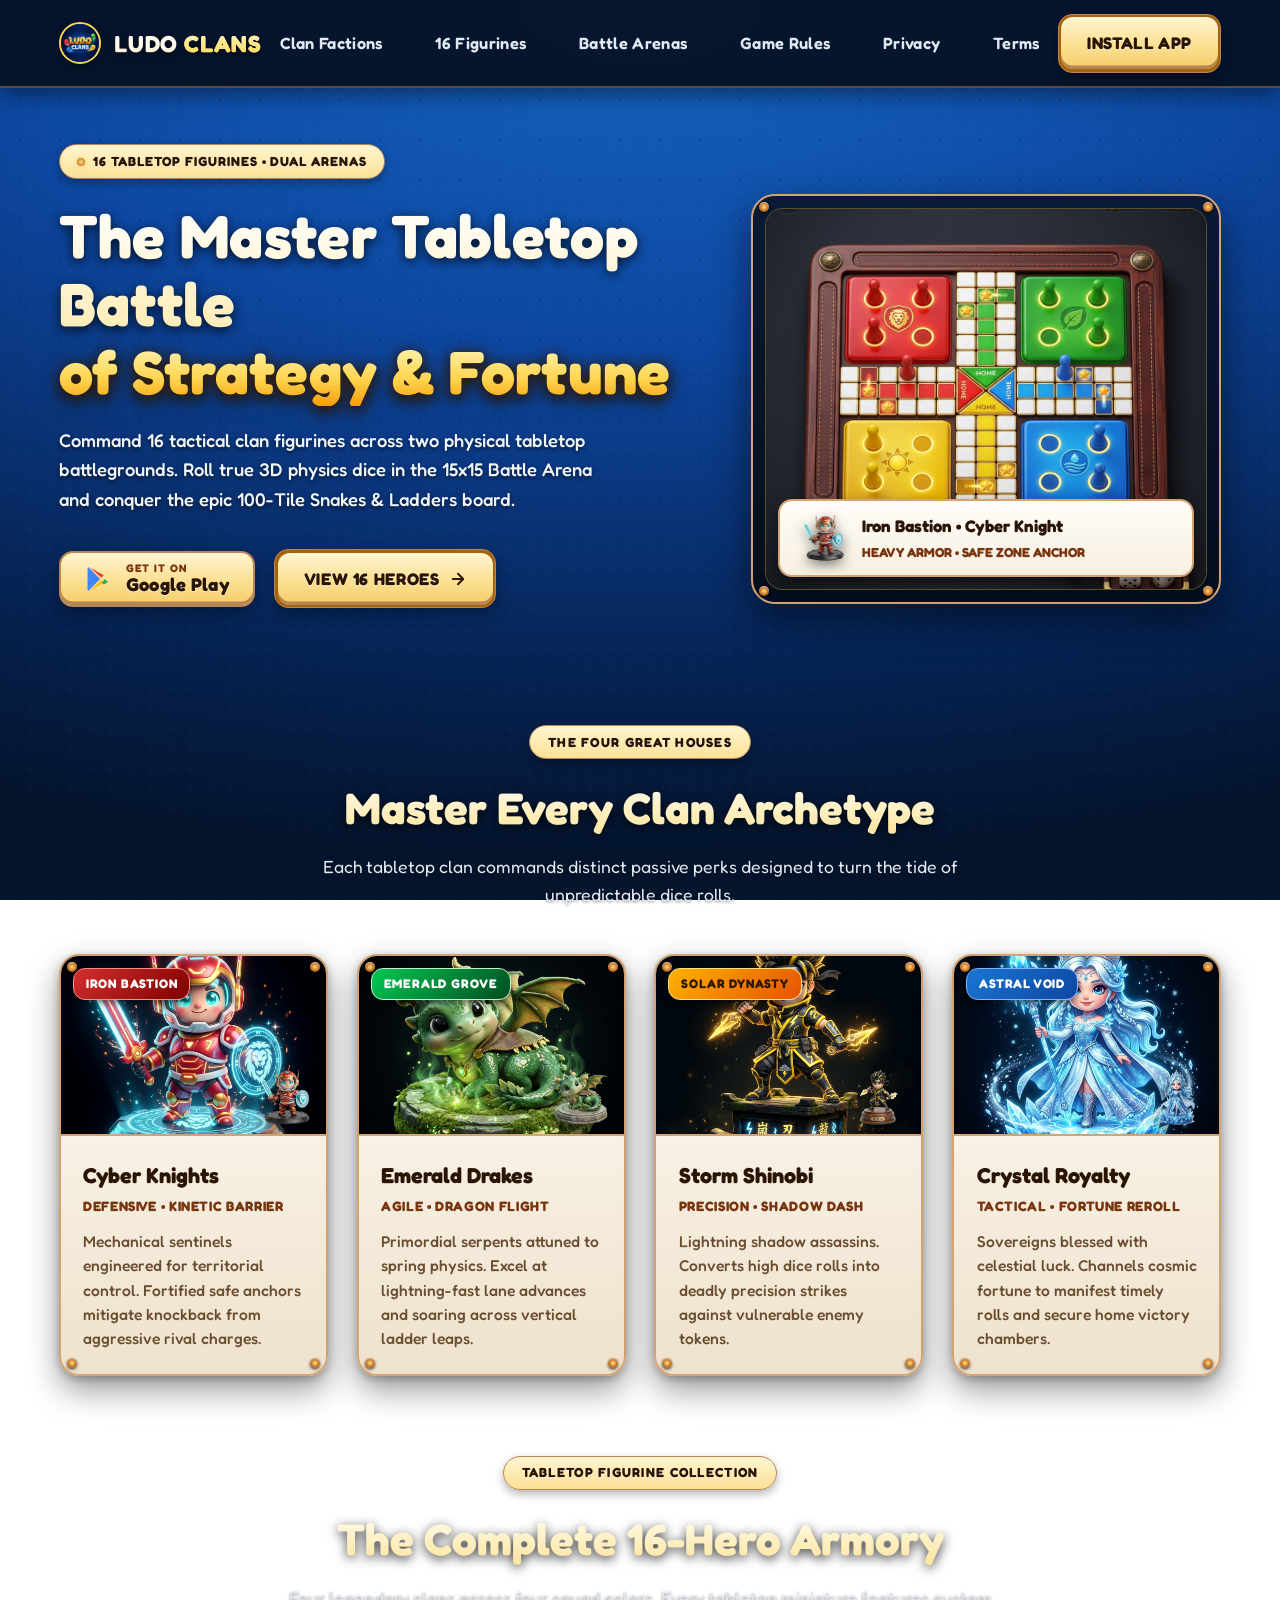
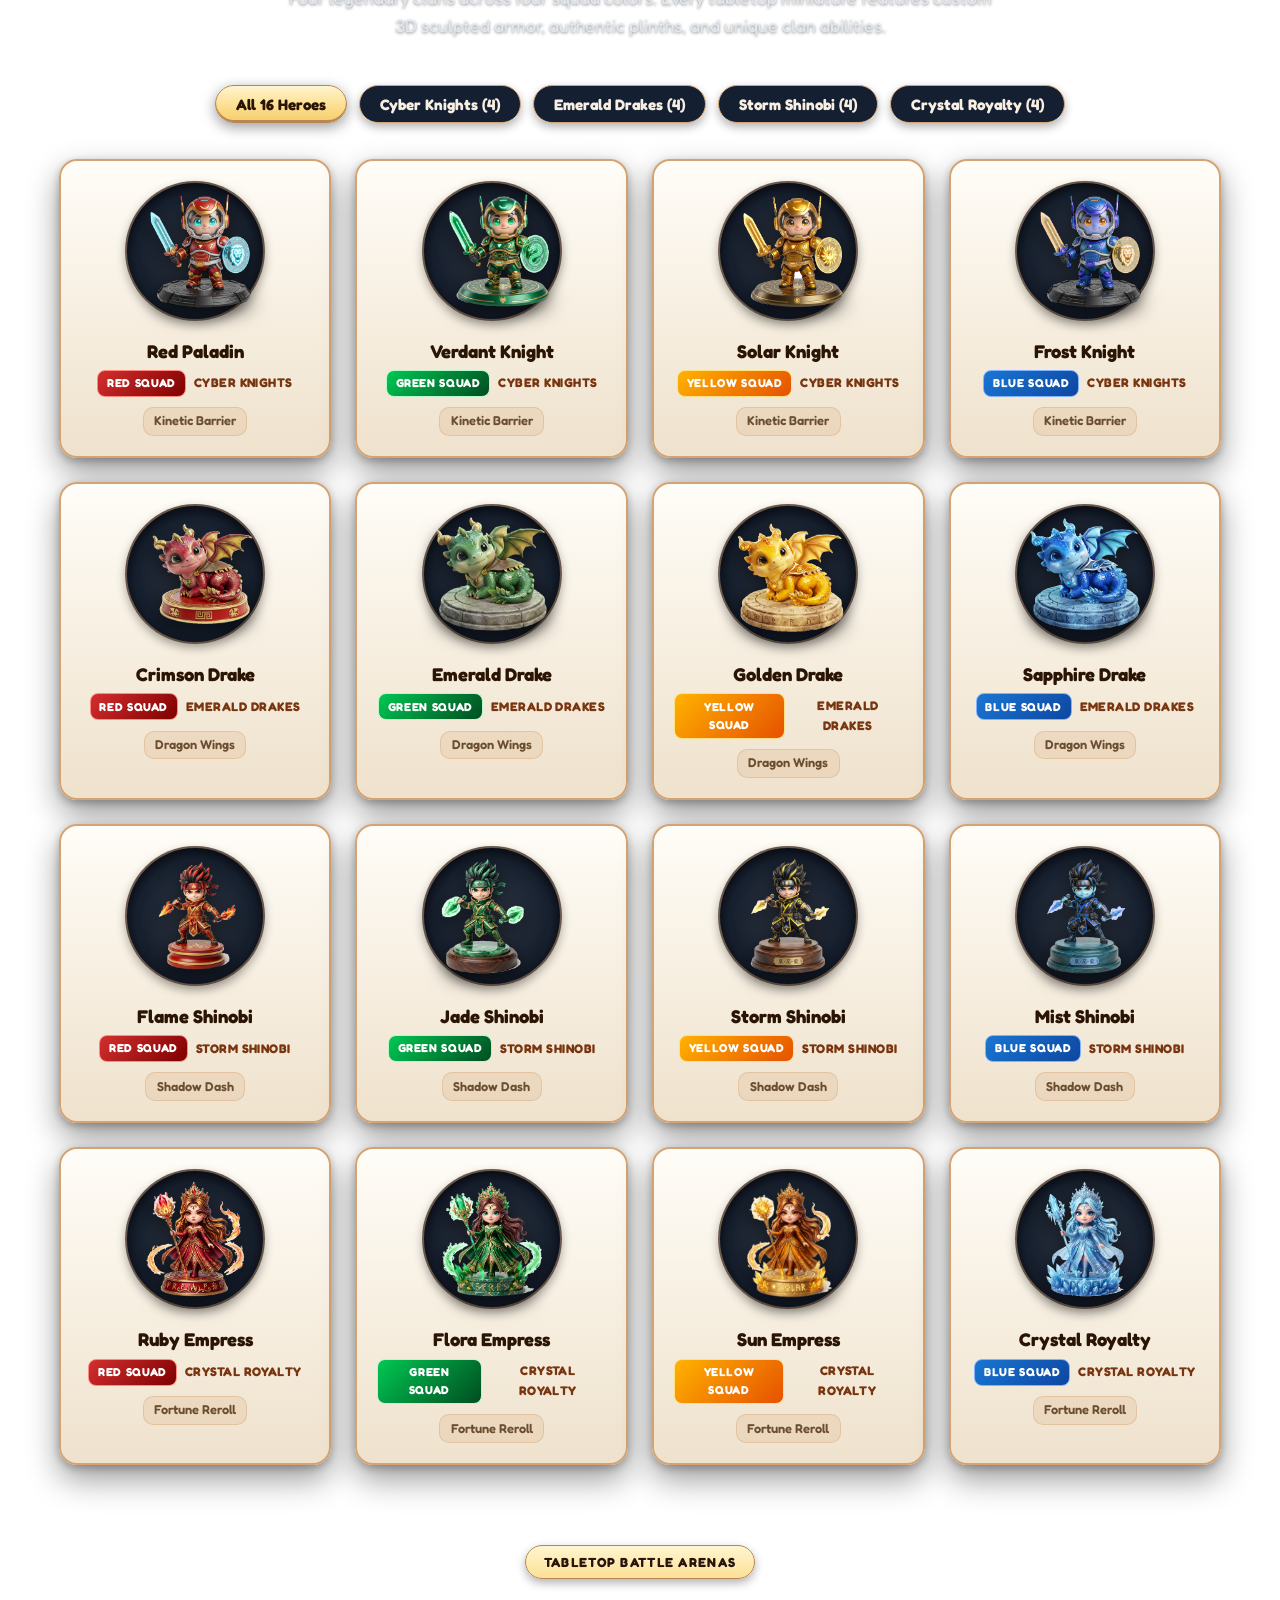
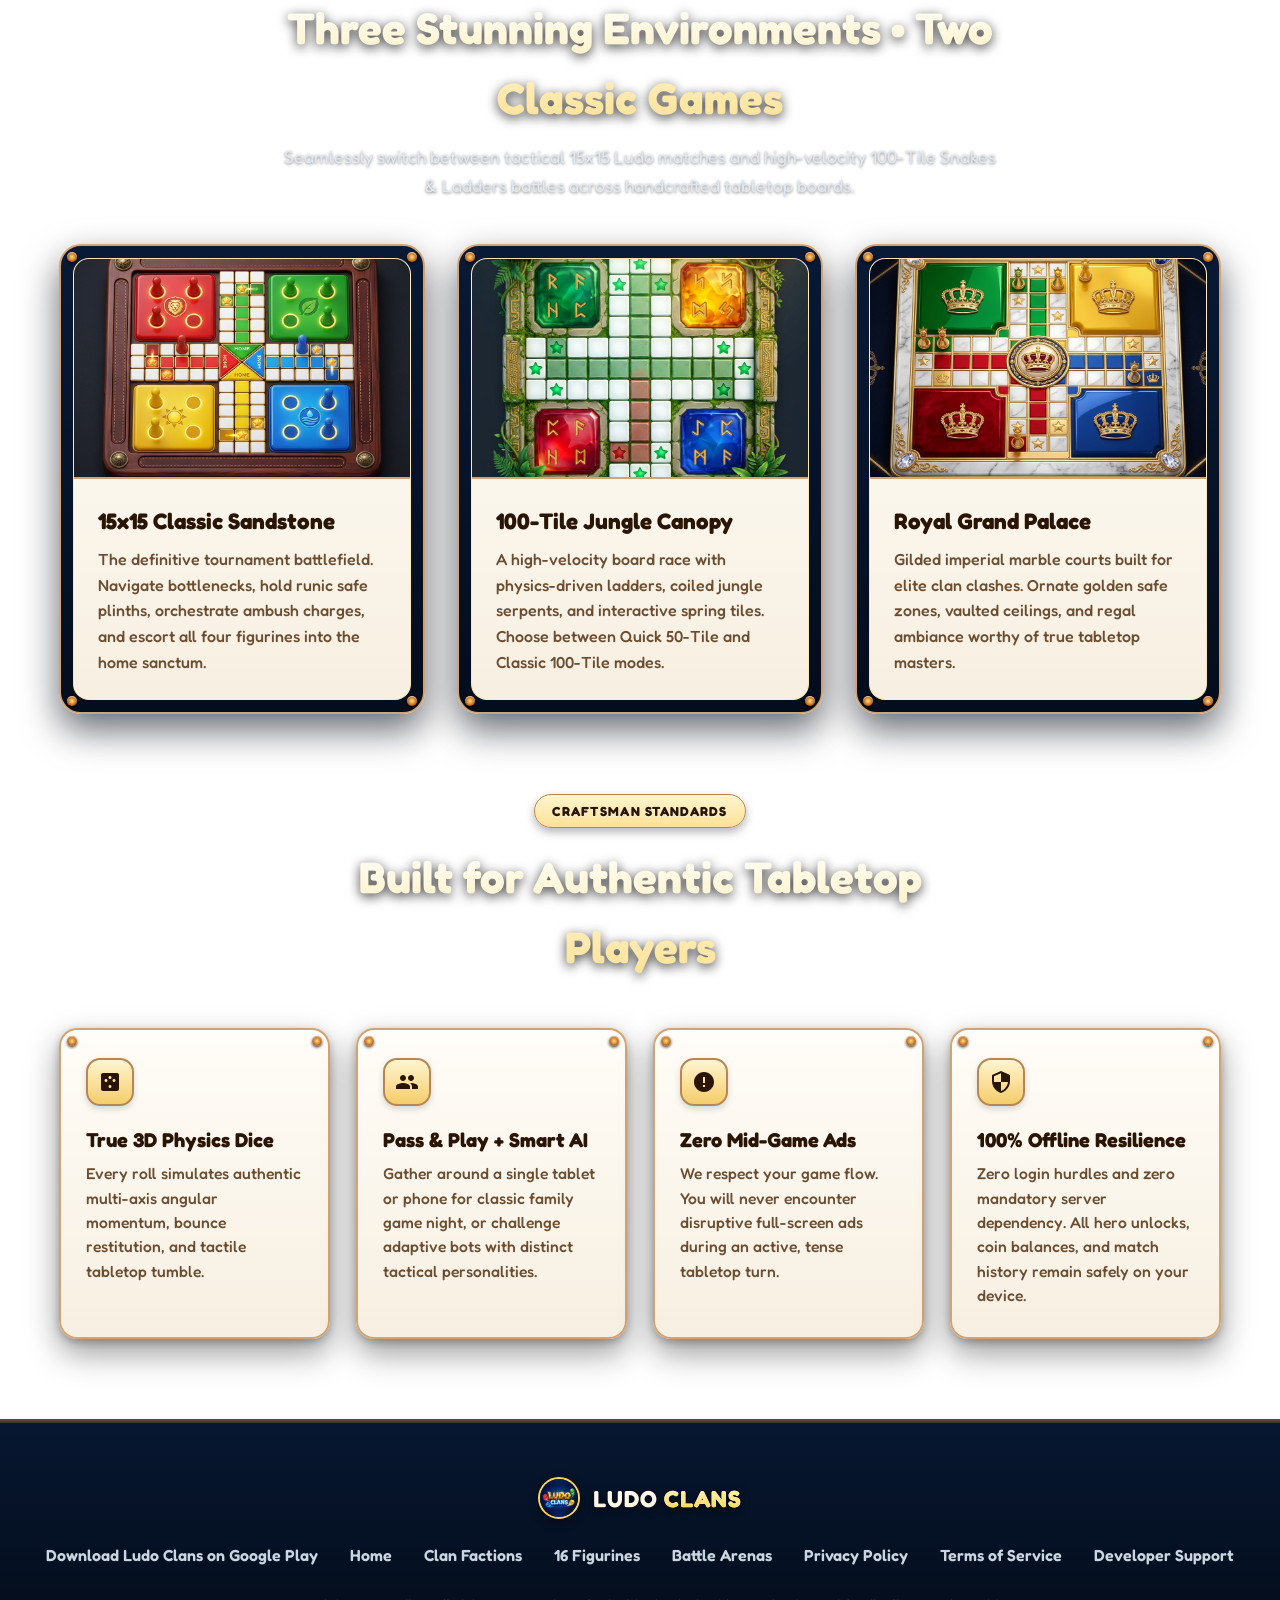
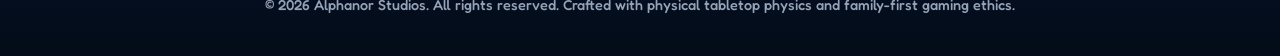
<file: index.html>
<!DOCTYPE html>
<html lang="en">
<head>
  <meta charset="UTF-8">
  <meta name="viewport" content="width=device-width, initial-scale=1.0">
  <title>Ludo Clans — Official Offline 3D Ludo &amp; Snakes &amp; Ladders Game</title>
  <meta name="description" content="Download Ludo Clans on Google Play! An offline-first 3D tabletop board game with collectible hero clans (Cyber Knights, Starlight Idols &amp; more), Smart AI bots, Pass &amp; Play, and 100-Tile Snakes &amp; Ladders.">
  <meta name="robots" content="index, follow">
  <meta name="google-site-verification" content="k5RAJCd5xxIxA1nfVq6yfL603xVhhCcdxH3-IT-zbs0" />
  <link rel="canonical" href="https://ludo-clans-website.vercel.app/">
  <link rel="icon" type="image/png" href="assets/ludo_clans_icon.png">
  <!-- Open Graph / Facebook / WhatsApp -->
  <meta property="og:type" content="website">
  <meta property="og:site_name" content="Ludo Clans">
  <meta property="og:title" content="Ludo Clans — Official Offline 3D Ludo &amp; Snakes &amp; Ladders Game">
  <meta property="og:description" content="Command collectible 3D clan figurines across Ludo and Snakes &amp; Ladders with true 3D dice physics and offline Pass &amp; Play.">
  <meta property="og:image" content="https://ludo-clans-website.vercel.app/assets/ludo_clans_banner.jpg">
  <meta property="og:url" content="https://ludo-clans-website.vercel.app/">
  <!-- Twitter -->
  <meta name="twitter:card" content="summary_large_image">
  <meta name="twitter:title" content="Ludo Clans — Official Android Board Game">
  <meta name="twitter:description" content="Play Ludo Clans offline on Android! 3D hero squads, Smart AI, Pass &amp; Play, and Snakes &amp; Ladders.">
  <meta name="twitter:image" content="https://ludo-clans-website.vercel.app/assets/ludo_clans_banner.jpg">
  <!-- Structured Data (SEO & AI Answer Engine Optimization) -->
  <script type="application/ld+json">
  {
    "@context": "https://schema.org",
    "@type": "SoftwareApplication",
    "name": "Ludo Clans",
    "alternateName": "Ludo Clans: Offline Board Game",
    "applicationCategory": "GameApplication",
    "applicationSubCategory": "Board Game",
    "operatingSystem": "Android",
    "url": "https://play.google.com/store/apps/details?id=com.ludoclans.game",
    "downloadUrl": "https://play.google.com/store/apps/details?id=com.ludoclans.game",
    "installUrl": "https://play.google.com/store/apps/details?id=com.ludoclans.game",
    "sameAs": [
      "https://play.google.com/store/apps/details?id=com.ludoclans.game",
      "https://ludo-clans-website.vercel.app/"
    ],
    "image": "https://ludo-clans-website.vercel.app/assets/ludo_clans_banner.jpg",
    "description": "Ludo Clans is an offline-first 3D tabletop board game for Android featuring collectible hero squads (Cyber Knights, Starlight Idols, Emerald Drakes, Storm Shinobi, Crystal Royalty), Pass & Play multiplayer, Smart Bot AI, and 100-Tile Snakes & Ladders with zero forced mid-match ads.",
    "publisher": {
      "@type": "Organization",
      "name": "Alphanor Studios",
      "url": "https://ludo-clans-website.vercel.app/",
      "email": "ludoclanshelp@duck.com"
    },
    "offers": {
      "@type": "Offer",
      "price": "0",
      "priceCurrency": "USD"
    }
  }
  </script>
  <script type="application/ld+json">
  {
    "@context": "https://schema.org",
    "@type": "FAQPage",
    "mainEntity": [
      {
        "@type": "Question",
        "name": "What is Ludo Clans?",
        "acceptedAnswer": {
          "@type": "Answer",
          "text": "Ludo Clans is a free offline-first 3D tabletop board game for Android by Alphanor Studios, featuring collectible 3D hero squads, 15x15 Ludo, and 100-Tile Snakes & Ladders."
        }
      },
      {
        "@type": "Question",
        "name": "Where can I download Ludo Clans?",
        "acceptedAnswer": {
          "@type": "Answer",
          "text": "You can download Ludo Clans officially for free on Google Play at https://play.google.com/store/apps/details?id=com.ludoclans.game."
        }
      },
      {
        "@type": "Question",
        "name": "Can I play Ludo Clans offline without Wi-Fi?",
        "acceptedAnswer": {
          "@type": "Answer",
          "text": "Yes. Ludo Clans is 100% offline-ready, supporting 2-4 player Pass & Play on a single device as well as solo matches against smart AI bots."
        }
      },
      {
        "@type": "Question",
        "name": "Which clans are unlocked free at launch in Ludo Clans?",
        "acceptedAnswer": {
          "@type": "Answer",
          "text": "Both Cyber Knights and Starlight Idols are unlocked free for launch players, alongside starter Coins and Diamonds."
        }
      }
    ]
  }
  </script>
  <link rel="stylesheet" href="styles.css">
</head>
<body>
  <div class="page-wrapper">
    <!-- Midnight Sapphire Navbar -->
    <header class="navbar">
      <div class="nav-container">
        <a href="index.html" class="brand-link">
          <img src="assets/ludo_clans_icon.png" alt="Ludo Clans Medallion" class="brand-medallion">
          <span class="brand-name">LUDO <span>CLANS</span></span>
        </a>
        <nav class="nav-menu" id="navMenu">
          <ul class="nav-links">
            <li><a href="#factions" class="nav-link">Clan Factions</a></li>
            <li><a href="#armory" class="nav-link">16 Figurines</a></li>
            <li><a href="#arenas" class="nav-link">Battle Arenas</a></li>
            <li><a href="#features" class="nav-link">Game Rules</a></li>
            <li><a href="privacy.html" class="nav-link">Privacy</a></li>
            <li><a href="terms.html" class="nav-link">Terms</a></li>
          </ul>
        </nav>
        <div class="nav-cta-wrap">
          <a href="#download" class="btn-3d btn-creamy btn-nav-cta">
            <span class="btn-3d-inner">INSTALL APP</span>
          </a>
          <button class="nav-toggle" id="navToggle" aria-label="Toggle navigation menu">
            <span class="toggle-bar"></span>
            <span class="toggle-bar"></span>
            <span class="toggle-bar"></span>
          </button>
        </div>
      </div>
    </header>

    <!-- Tabletop Hero Arena -->
    <main>
      <section class="hero-section">
        <div class="hero-content">
          <div class="hero-cream-pill">
            <span class="hero-pill-gem"></span>
            16 TABLETOP FIGURINES &bull; DUAL ARENAS
          </div>

          <h1 class="hero-title">
            The Master Tabletop Battle
            <span>of Strategy & Fortune</span>
          </h1>

          <p class="hero-desc">
            Command 16 tactical clan figurines across two physical tabletop battlegrounds. Roll true 3D physics dice in the 15x15 Battle Arena and conquer the epic 100-Tile Snakes & Ladders board.
          </p>

          <div class="hero-action-row" id="download">
            <!-- Official Google Play Badge on Strong Creamy Plinth -->
            <a href="https://play.google.com/store/apps/details?id=com.ludoclans.game" target="_blank" rel="noopener" class="btn-play-creamy">
              <svg class="play-logo" viewBox="0 0 24 24">
                <path fill="#4285F4" d="M3.609 1.814L13.793 12 3.61 22.186c-.347-.31-.56-.763-.56-1.286V3.1c0-.523.213-.976.56-1.286z"/>
                <path fill="#FBBC05" d="M14.851 13.058l2.127 2.127-11.83 6.76 9.703-8.887z"/>
                <path fill="#EA4335" d="M14.851 10.942L5.148 2.055l11.829 6.76-2.126 2.127z"/>
                <path fill="#34A853" d="M16.978 12l2.585 1.478c.84.48.84 1.26 0 1.74l-2.585 1.477-1.74-1.74 1.74-1.755z"/>
              </svg>
              <div class="play-text-stack">
                <span class="play-sub">GET IT ON</span>
                <span class="play-title">Google Play</span>
              </div>
            </a>

            <!-- Strong Creamy 3D Button (Clean Vector Arrow Icon) -->
            <a href="#armory" class="btn-3d btn-creamy">
              <span class="btn-3d-inner">
                VIEW 16 HEROES
                <svg width="18" height="18" viewBox="0 0 24 24" fill="none" stroke="currentColor" stroke-width="2.5" stroke-linecap="round" stroke-linejoin="round">
                  <path d="M5 12h14M12 5l7 7-7 7"/>
                </svg>
              </span>
            </a>
          </div>
        </div>

        <!-- Layered Hero Stage Showcase -->
        <div class="hero-stage-plinth">
          <span class="corner-stud stud-tl"></span>
          <span class="corner-stud stud-tr"></span>
          <span class="corner-stud stud-bl"></span>
          <span class="corner-stud stud-br"></span>

          <div class="hero-stage-inner">
            <img src="assets/01_classic_sandstone.jpg" alt="15x15 Battle Arena" class="hero-stage-img">
            <div class="stage-creamy-badge">
              <img src="assets/clan_01_knight_red.png" alt="Cyber Knight Figurine" class="stage-fig-img">
              <div class="stage-badge-info">
                <h4>Iron Bastion &bull; Cyber Knight</h4>
                <p>Heavy Armor &bull; Safe Zone Anchor</p>
              </div>
            </div>
          </div>
        </div>
      </section>

      <!-- Factions Section (Creamy Parchment Cards with Brass Studs) -->
      <section class="section-wrapper" id="factions">
        <div class="section-title-wrap">
          <span class="section-cream-badge">THE FOUR GREAT HOUSES</span>
          <h2 class="section-heading">Master Every Clan Archetype</h2>
          <p class="section-subtext">
            Each tabletop clan commands distinct passive perks designed to turn the tide of unpredictable dice rolls.
          </p>
        </div>

        <div class="factions-grid">
          <!-- Clan 1: Cyber Knights -->
          <article class="creamy-parchment-card">
            <span class="corner-stud stud-tl"></span>
            <span class="corner-stud stud-tr"></span>
            <span class="corner-stud stud-bl"></span>
            <span class="corner-stud stud-br"></span>

            <div class="card-art-chamber">
              <img src="assets/01_cyber_knights.jpg" alt="Cyber Knights Faction" class="card-art-img">
              <span class="faction-pill-badge pill-red">Iron Bastion</span>
              <img src="assets/clan_01_knight_red.png" alt="Cyber Knight Figurine" class="card-token-fig">
            </div>
            <div class="card-creamy-body">
              <h3 class="card-creamy-title">Cyber Knights</h3>
              <span class="card-creamy-sub">Defensive &bull; Kinetic Barrier</span>
              <p class="card-creamy-desc">
                Mechanical sentinels engineered for territorial control. Fortified safe anchors mitigate knockback from aggressive rival charges.
              </p>
            </div>
          </article>

          <!-- Clan 2: Emerald Drakes -->
          <article class="creamy-parchment-card">
            <span class="corner-stud stud-tl"></span>
            <span class="corner-stud stud-tr"></span>
            <span class="corner-stud stud-bl"></span>
            <span class="corner-stud stud-br"></span>

            <div class="card-art-chamber">
              <img src="assets/02_emerald_drakes.jpg" alt="Emerald Drakes Faction" class="card-art-img">
              <span class="faction-pill-badge pill-green">Emerald Grove</span>
              <img src="assets/clan_02_dragon_green.png" alt="Emerald Drake Figurine" class="card-token-fig">
            </div>
            <div class="card-creamy-body">
              <h3 class="card-creamy-title">Emerald Drakes</h3>
              <span class="card-creamy-sub">Agile &bull; Dragon Flight</span>
              <p class="card-creamy-desc">
                Primordial serpents attuned to spring physics. Excel at lightning-fast lane advances and soaring across vertical ladder leaps.
              </p>
            </div>
          </article>

          <!-- Clan 3: Storm Shinobi -->
          <article class="creamy-parchment-card">
            <span class="corner-stud stud-tl"></span>
            <span class="corner-stud stud-tr"></span>
            <span class="corner-stud stud-bl"></span>
            <span class="corner-stud stud-br"></span>

            <div class="card-art-chamber">
              <img src="assets/03_storm_shinobi.jpg" alt="Storm Shinobi Faction" class="card-art-img">
              <span class="faction-pill-badge pill-yellow">Solar Dynasty</span>
              <img src="assets/clan_03_shinobi_yellow.png" alt="Storm Shinobi Figurine" class="card-token-fig">
            </div>
            <div class="card-creamy-body">
              <h3 class="card-creamy-title">Storm Shinobi</h3>
              <span class="card-creamy-sub">Precision &bull; Shadow Dash</span>
              <p class="card-creamy-desc">
                Lightning shadow assassins. Converts high dice rolls into deadly precision strikes against vulnerable enemy tokens.
              </p>
            </div>
          </article>

          <!-- Clan 4: Crystal Royalty -->
          <article class="creamy-parchment-card">
            <span class="corner-stud stud-tl"></span>
            <span class="corner-stud stud-tr"></span>
            <span class="corner-stud stud-bl"></span>
            <span class="corner-stud stud-br"></span>

            <div class="card-art-chamber">
              <img src="assets/04_crystal_royalty.jpg" alt="Crystal Royalty Faction" class="card-art-img">
              <span class="faction-pill-badge pill-blue">Astral Void</span>
              <img src="assets/clan_04_royalty_blue.png" alt="Crystal Royalty Figurine" class="card-token-fig">
            </div>
            <div class="card-creamy-body">
              <h3 class="card-creamy-title">Crystal Royalty</h3>
              <span class="card-creamy-sub">Tactical &bull; Fortune Reroll</span>
              <p class="card-creamy-desc">
                Sovereigns blessed with celestial luck. Channels cosmic fortune to manifest timely rolls and secure home victory chambers.
              </p>
            </div>
          </article>
        </div>
      </section>

      <!-- 16-Figurine Tabletop Armory Section -->
      <section class="section-wrapper" id="armory">
        <div class="section-title-wrap">
          <span class="section-cream-badge">TABLETOP FIGURINE COLLECTION</span>
          <h2 class="section-heading">The Complete 16-Hero Armory</h2>
          <p class="section-subtext">
            Four legendary clans across four squad colors. Every tabletop miniature features custom 3D sculpted armor, authentic plinths, and unique clan abilities.
          </p>
        </div>

        <!-- Filter Tabs -->
        <div class="armory-tabs">
          <button class="armory-tab-btn active" data-filter="all">All 16 Heroes</button>
          <button class="armory-tab-btn" data-filter="cyber_knights">Cyber Knights (4)</button>
          <button class="armory-tab-btn" data-filter="emerald_drakes">Emerald Drakes (4)</button>
          <button class="armory-tab-btn" data-filter="storm_shinobi">Storm Shinobi (4)</button>
          <button class="armory-tab-btn" data-filter="crystal_royalty">Crystal Royalty (4)</button>
        </div>

        <div class="armory-grid" id="armory-grid">
          <!-- Cyber Knights -->
          <article class="armory-card" data-clan="cyber_knights">
            <div class="armory-card-chamber">
              <img src="assets/clan_01_knight_red.png" alt="Red Paladin Figurine" class="armory-fig-img">
            </div>
            <div class="armory-info">
              <h4 class="armory-fig-name">Red Paladin</h4>
              <div class="armory-meta-row">
                <span class="armory-color-pill pill-red">Red Squad</span>
                <span class="armory-clan-title">Cyber Knights</span>
              </div>
              <span class="armory-ability-badge">Kinetic Barrier</span>
            </div>
          </article>

          <article class="armory-card" data-clan="cyber_knights">
            <div class="armory-card-chamber">
              <img src="assets/clan_01_knight_green.png" alt="Verdant Knight Figurine" class="armory-fig-img">
            </div>
            <div class="armory-info">
              <h4 class="armory-fig-name">Verdant Knight</h4>
              <div class="armory-meta-row">
                <span class="armory-color-pill pill-green">Green Squad</span>
                <span class="armory-clan-title">Cyber Knights</span>
              </div>
              <span class="armory-ability-badge">Kinetic Barrier</span>
            </div>
          </article>

          <article class="armory-card" data-clan="cyber_knights">
            <div class="armory-card-chamber">
              <img src="assets/clan_01_knight_yellow.png" alt="Solar Knight Figurine" class="armory-fig-img">
            </div>
            <div class="armory-info">
              <h4 class="armory-fig-name">Solar Knight</h4>
              <div class="armory-meta-row">
                <span class="armory-color-pill pill-yellow">Yellow Squad</span>
                <span class="armory-clan-title">Cyber Knights</span>
              </div>
              <span class="armory-ability-badge">Kinetic Barrier</span>
            </div>
          </article>

          <article class="armory-card" data-clan="cyber_knights">
            <div class="armory-card-chamber">
              <img src="assets/clan_01_knight_blue.png" alt="Frost Knight Figurine" class="armory-fig-img">
            </div>
            <div class="armory-info">
              <h4 class="armory-fig-name">Frost Knight</h4>
              <div class="armory-meta-row">
                <span class="armory-color-pill pill-blue">Blue Squad</span>
                <span class="armory-clan-title">Cyber Knights</span>
              </div>
              <span class="armory-ability-badge">Kinetic Barrier</span>
            </div>
          </article>

          <!-- Emerald Drakes -->
          <article class="armory-card" data-clan="emerald_drakes">
            <div class="armory-card-chamber">
              <img src="assets/clan_02_dragon_red.png" alt="Crimson Drake Figurine" class="armory-fig-img">
            </div>
            <div class="armory-info">
              <h4 class="armory-fig-name">Crimson Drake</h4>
              <div class="armory-meta-row">
                <span class="armory-color-pill pill-red">Red Squad</span>
                <span class="armory-clan-title">Emerald Drakes</span>
              </div>
              <span class="armory-ability-badge">Dragon Wings</span>
            </div>
          </article>

          <article class="armory-card" data-clan="emerald_drakes">
            <div class="armory-card-chamber">
              <img src="assets/clan_02_dragon_green.png" alt="Emerald Drake Figurine" class="armory-fig-img">
            </div>
            <div class="armory-info">
              <h4 class="armory-fig-name">Emerald Drake</h4>
              <div class="armory-meta-row">
                <span class="armory-color-pill pill-green">Green Squad</span>
                <span class="armory-clan-title">Emerald Drakes</span>
              </div>
              <span class="armory-ability-badge">Dragon Wings</span>
            </div>
          </article>

          <article class="armory-card" data-clan="emerald_drakes">
            <div class="armory-card-chamber">
              <img src="assets/clan_02_dragon_yellow.png" alt="Golden Drake Figurine" class="armory-fig-img">
            </div>
            <div class="armory-info">
              <h4 class="armory-fig-name">Golden Drake</h4>
              <div class="armory-meta-row">
                <span class="armory-color-pill pill-yellow">Yellow Squad</span>
                <span class="armory-clan-title">Emerald Drakes</span>
              </div>
              <span class="armory-ability-badge">Dragon Wings</span>
            </div>
          </article>

          <article class="armory-card" data-clan="emerald_drakes">
            <div class="armory-card-chamber">
              <img src="assets/clan_02_dragon_blue.png" alt="Sapphire Drake Figurine" class="armory-fig-img">
            </div>
            <div class="armory-info">
              <h4 class="armory-fig-name">Sapphire Drake</h4>
              <div class="armory-meta-row">
                <span class="armory-color-pill pill-blue">Blue Squad</span>
                <span class="armory-clan-title">Emerald Drakes</span>
              </div>
              <span class="armory-ability-badge">Dragon Wings</span>
            </div>
          </article>

          <!-- Storm Shinobi -->
          <article class="armory-card" data-clan="storm_shinobi">
            <div class="armory-card-chamber">
              <img src="assets/clan_03_shinobi_red.png" alt="Flame Shinobi Figurine" class="armory-fig-img">
            </div>
            <div class="armory-info">
              <h4 class="armory-fig-name">Flame Shinobi</h4>
              <div class="armory-meta-row">
                <span class="armory-color-pill pill-red">Red Squad</span>
                <span class="armory-clan-title">Storm Shinobi</span>
              </div>
              <span class="armory-ability-badge">Shadow Dash</span>
            </div>
          </article>

          <article class="armory-card" data-clan="storm_shinobi">
            <div class="armory-card-chamber">
              <img src="assets/clan_03_shinobi_green.png" alt="Jade Shinobi Figurine" class="armory-fig-img">
            </div>
            <div class="armory-info">
              <h4 class="armory-fig-name">Jade Shinobi</h4>
              <div class="armory-meta-row">
                <span class="armory-color-pill pill-green">Green Squad</span>
                <span class="armory-clan-title">Storm Shinobi</span>
              </div>
              <span class="armory-ability-badge">Shadow Dash</span>
            </div>
          </article>

          <article class="armory-card" data-clan="storm_shinobi">
            <div class="armory-card-chamber">
              <img src="assets/clan_03_shinobi_yellow.png" alt="Storm Shinobi Figurine" class="armory-fig-img">
            </div>
            <div class="armory-info">
              <h4 class="armory-fig-name">Storm Shinobi</h4>
              <div class="armory-meta-row">
                <span class="armory-color-pill pill-yellow">Yellow Squad</span>
                <span class="armory-clan-title">Storm Shinobi</span>
              </div>
              <span class="armory-ability-badge">Shadow Dash</span>
            </div>
          </article>

          <article class="armory-card" data-clan="storm_shinobi">
            <div class="armory-card-chamber">
              <img src="assets/clan_03_shinobi_blue.png" alt="Mist Shinobi Figurine" class="armory-fig-img">
            </div>
            <div class="armory-info">
              <h4 class="armory-fig-name">Mist Shinobi</h4>
              <div class="armory-meta-row">
                <span class="armory-color-pill pill-blue">Blue Squad</span>
                <span class="armory-clan-title">Storm Shinobi</span>
              </div>
              <span class="armory-ability-badge">Shadow Dash</span>
            </div>
          </article>

          <!-- Crystal Royalty -->
          <article class="armory-card" data-clan="crystal_royalty">
            <div class="armory-card-chamber">
              <img src="assets/clan_04_royalty_red.png" alt="Ruby Empress Figurine" class="armory-fig-img">
            </div>
            <div class="armory-info">
              <h4 class="armory-fig-name">Ruby Empress</h4>
              <div class="armory-meta-row">
                <span class="armory-color-pill pill-red">Red Squad</span>
                <span class="armory-clan-title">Crystal Royalty</span>
              </div>
              <span class="armory-ability-badge">Fortune Reroll</span>
            </div>
          </article>

          <article class="armory-card" data-clan="crystal_royalty">
            <div class="armory-card-chamber">
              <img src="assets/clan_04_royalty_green.png" alt="Flora Empress Figurine" class="armory-fig-img">
            </div>
            <div class="armory-info">
              <h4 class="armory-fig-name">Flora Empress</h4>
              <div class="armory-meta-row">
                <span class="armory-color-pill pill-green">Green Squad</span>
                <span class="armory-clan-title">Crystal Royalty</span>
              </div>
              <span class="armory-ability-badge">Fortune Reroll</span>
            </div>
          </article>

          <article class="armory-card" data-clan="crystal_royalty">
            <div class="armory-card-chamber">
              <img src="assets/clan_04_royalty_yellow.png" alt="Sun Empress Figurine" class="armory-fig-img">
            </div>
            <div class="armory-info">
              <h4 class="armory-fig-name">Sun Empress</h4>
              <div class="armory-meta-row">
                <span class="armory-color-pill pill-yellow">Yellow Squad</span>
                <span class="armory-clan-title">Crystal Royalty</span>
              </div>
              <span class="armory-ability-badge">Fortune Reroll</span>
            </div>
          </article>

          <article class="armory-card" data-clan="crystal_royalty">
            <div class="armory-card-chamber">
              <img src="assets/clan_04_royalty_blue.png" alt="Crystal Royalty Figurine" class="armory-fig-img">
            </div>
            <div class="armory-info">
              <h4 class="armory-fig-name">Crystal Royalty</h4>
              <div class="armory-meta-row">
                <span class="armory-color-pill pill-blue">Blue Squad</span>
                <span class="armory-clan-title">Crystal Royalty</span>
              </div>
              <span class="armory-ability-badge">Fortune Reroll</span>
            </div>
          </article>
        </div>
      </section>

      <!-- Tabletop Battle Arenas Section -->
      <section class="section-wrapper" id="arenas">
        <div class="section-title-wrap">
          <span class="section-cream-badge">TABLETOP BATTLE ARENAS</span>
          <h2 class="section-heading">Three Stunning Environments &bull; Two Classic Games</h2>
          <p class="section-subtext">
            Seamlessly switch between tactical 15x15 Ludo matches and high-velocity 100-Tile Snakes & Ladders battles across handcrafted tabletop boards.
          </p>
        </div>

        <div class="arenas-grid">
          <!-- Arena 1 -->
          <div class="arena-card-wrap">
            <span class="corner-stud stud-tl"></span>
            <span class="corner-stud stud-tr"></span>
            <span class="corner-stud stud-bl"></span>
            <span class="corner-stud stud-br"></span>

            <div class="arena-inner-chassis">
              <img src="assets/01_classic_sandstone.jpg" alt="Classic Sandstone Ludo Arena" class="arena-board-img">
              <div class="arena-body">
                <h3>15x15 Classic Sandstone</h3>
                <p>
                  The definitive tournament battlefield. Navigate bottlenecks, hold runic safe plinths, orchestrate ambush charges, and escort all four figurines into the home sanctum.
                </p>
              </div>
            </div>
          </div>

          <!-- Arena 2 -->
          <div class="arena-card-wrap">
            <span class="corner-stud stud-tl"></span>
            <span class="corner-stud stud-tr"></span>
            <span class="corner-stud stud-bl"></span>
            <span class="corner-stud stud-br"></span>

            <div class="arena-inner-chassis">
              <img src="assets/02_jungle_canopy.jpg" alt="Jungle Canopy Snakes and Ladders" class="arena-board-img">
              <div class="arena-body">
                <h3>100-Tile Jungle Canopy</h3>
                <p>
                  A high-velocity board race with physics-driven ladders, coiled jungle serpents, and interactive spring tiles. Choose between Quick 50-Tile and Classic 100-Tile modes.
                </p>
              </div>
            </div>
          </div>

          <!-- Arena 3: Royal Grand Palace -->
          <div class="arena-card-wrap">
            <span class="corner-stud stud-tl"></span>
            <span class="corner-stud stud-tr"></span>
            <span class="corner-stud stud-bl"></span>
            <span class="corner-stud stud-br"></span>

            <div class="arena-inner-chassis">
              <img src="assets/03_imperial_palace.jpg" alt="Royal Grand Palace Arena" class="arena-board-img">
              <div class="arena-body">
                <h3>Royal Grand Palace</h3>
                <p>
                  Gilded imperial marble courts built for elite clan clashes. Ornate golden safe zones, vaulted ceilings, and regal ambiance worthy of true tabletop masters.
                </p>
              </div>
            </div>
          </div>
        </div>
      </section>

      <!-- Tabletop Features 4-Grid -->
      <section class="section-wrapper" id="features">
        <div class="section-title-wrap">
          <span class="section-cream-badge">CRAFTSMAN STANDARDS</span>
          <h2 class="section-heading">Built for Authentic Tabletop Players</h2>
        </div>

        <div class="features-grid">
          <div class="feature-parchment-box">
            <span class="corner-stud stud-tl"></span>
            <span class="corner-stud stud-tr"></span>
            <div class="feature-icon-circle">
              <svg width="24" height="24" viewBox="0 0 24 24" fill="currentColor">
                <path d="M19 3H5c-1.1 0-2 .9-2 2v14c0 1.1.9 2 2 2h14c1.1 0 2-.9 2-2V5c0-1.1-.9-2-2-2zm-7 3c.83 0 1.5.67 1.5 1.5S12.83 9 12 9s-1.5-.67-1.5-1.5S11.17 6 12 6zm-4 6c-.83 0-1.5-.67-1.5-1.5S7.17 9 8 9s1.5.67 1.5 1.5S8.83 12 8 12zm8 0c-.83 0-1.5-.67-1.5-1.5S15.17 9 16 9s1.5.67 1.5 1.5S16.83 12 16 12zm-4 6c-.83 0-1.5-.67-1.5-1.5S11.17 15 12 15s1.5.67 1.5 1.5S12.83 18 12 18z"/>
              </svg>
            </div>
            <h3 class="feature-title">True 3D Physics Dice</h3>
            <p class="feature-desc">
              Every roll simulates authentic multi-axis angular momentum, bounce restitution, and tactile tabletop tumble.
            </p>
          </div>

          <div class="feature-parchment-box">
            <span class="corner-stud stud-tl"></span>
            <span class="corner-stud stud-tr"></span>
            <div class="feature-icon-circle">
              <svg width="24" height="24" viewBox="0 0 24 24" fill="currentColor">
                <path d="M16 11c1.66 0 2.99-1.34 2.99-3S17.66 5 16 5c-1.66 0-3 1.34-3 3s1.34 3 3 3zm-8 0c1.66 0 2.99-1.34 2.99-3S9.66 5 8 5C6.34 5 5 6.34 5 8s1.34 3 3 3zm0 2c-2.33 0-7 1.17-7 3.5V19h14v-2.5c0-2.33-4.67-3.5-7-3.5zm8 0c-.29 0-.62.02-.97.05 1.16.84 1.97 1.97 1.97 3.45V19h6v-2.5c0-2.33-4.67-3.5-7-3.5z"/>
              </svg>
            </div>
            <h3 class="feature-title">Pass & Play + Smart AI</h3>
            <p class="feature-desc">
              Gather around a single tablet or phone for classic family game night, or challenge adaptive bots with distinct tactical personalities.
            </p>
          </div>

          <div class="feature-parchment-box">
            <span class="corner-stud stud-tl"></span>
            <span class="corner-stud stud-tr"></span>
            <div class="feature-icon-circle">
              <svg width="24" height="24" viewBox="0 0 24 24" fill="currentColor">
                <path d="M12 2C6.48 2 2 6.48 2 12s4.48 10 10 10 10-4.48 10-10S17.52 2 12 2zm1 15h-2v-2h2v2zm0-4h-2V7h2v6z"/>
              </svg>
            </div>
            <h3 class="feature-title">Zero Mid-Game Ads</h3>
            <p class="feature-desc">
              We respect your game flow. You will never encounter disruptive full-screen ads during an active, tense tabletop turn.
            </p>
          </div>

          <div class="feature-parchment-box">
            <span class="corner-stud stud-tl"></span>
            <span class="corner-stud stud-tr"></span>
            <div class="feature-icon-circle">
              <svg width="24" height="24" viewBox="0 0 24 24" fill="currentColor">
                <path d="M12 1L3 5v6c0 5.55 3.84 10.74 9 12 5.16-1.26 9-6.45 9-12V5l-9-4zm0 10.99h7c-.53 4.12-3.28 7.79-7 8.94V12H5V6.3l7-3.11v8.8z"/>
              </svg>
            </div>
            <h3 class="feature-title">100% Offline Resilience</h3>
            <p class="feature-desc">
              Zero login hurdles and zero mandatory server dependency. All hero unlocks, coin balances, and match history remain safely on your device.
            </p>
          </div>
        </div>
      </section>
    </main>

    <!-- Midnight Sapphire Footer -->
    <footer class="footer">
      <div class="footer-inner">
        <a href="index.html" class="brand-link">
          <img src="assets/ludo_clans_icon.png" alt="Ludo Clans Medallion" class="brand-medallion">
          <span class="brand-name">LUDO <span>CLANS</span></span>
        </a>
        <nav class="footer-nav">
          <a href="https://play.google.com/store/apps/details?id=com.ludoclans.game" target="_blank" rel="noopener">Download Ludo Clans on Google Play</a>
          <a href="index.html">Home</a>
          <a href="#factions">Clan Factions</a>
          <a href="#armory">16 Figurines</a>
          <a href="#arenas">Battle Arenas</a>
          <a href="privacy.html">Privacy Policy</a>
          <a href="terms.html">Terms of Service</a>
          <a href="mailto:ludoclanshelp@duck.com">Developer Support</a>
        </nav>
        <p class="footer-copy">
          &copy; 2026 Alphanor Studios. All rights reserved. Crafted with physical tabletop physics and family-first gaming ethics.
        </p>
      </div>
    </footer>
  </div>

  <!-- Interactive Scripts (Armory Filter & Mobile Navigation) -->
  <script>
    document.addEventListener('DOMContentLoaded', function() {
      // Mobile Navigation Drawer Toggle
      const navToggle = document.getElementById('navToggle');
      const navMenu = document.getElementById('navMenu');
      if (navToggle && navMenu) {
        navToggle.addEventListener('click', () => {
          navToggle.classList.toggle('active');
          navMenu.classList.toggle('open');
        });

        // Auto-close when clicking any link
        const navLinks = navMenu.querySelectorAll('.nav-link');
        navLinks.forEach(link => {
          link.addEventListener('click', () => {
            navToggle.classList.remove('active');
            navMenu.classList.remove('open');
          });
        });
      }

      // Armory Tab Filtering
      const tabBtns = document.querySelectorAll('.armory-tab-btn');
      const cards = document.querySelectorAll('.armory-card');

      tabBtns.forEach(btn => {
        btn.addEventListener('click', () => {
          tabBtns.forEach(b => b.classList.remove('active'));
          btn.classList.add('active');

          const filter = btn.getAttribute('data-filter');
          cards.forEach(card => {
            if (filter === 'all' || card.getAttribute('data-clan') === filter) {
              card.style.display = 'flex';
            } else {
              card.style.display = 'none';
            }
          });
        });
      });
    });
  </script>
</body>
</html>
</file>
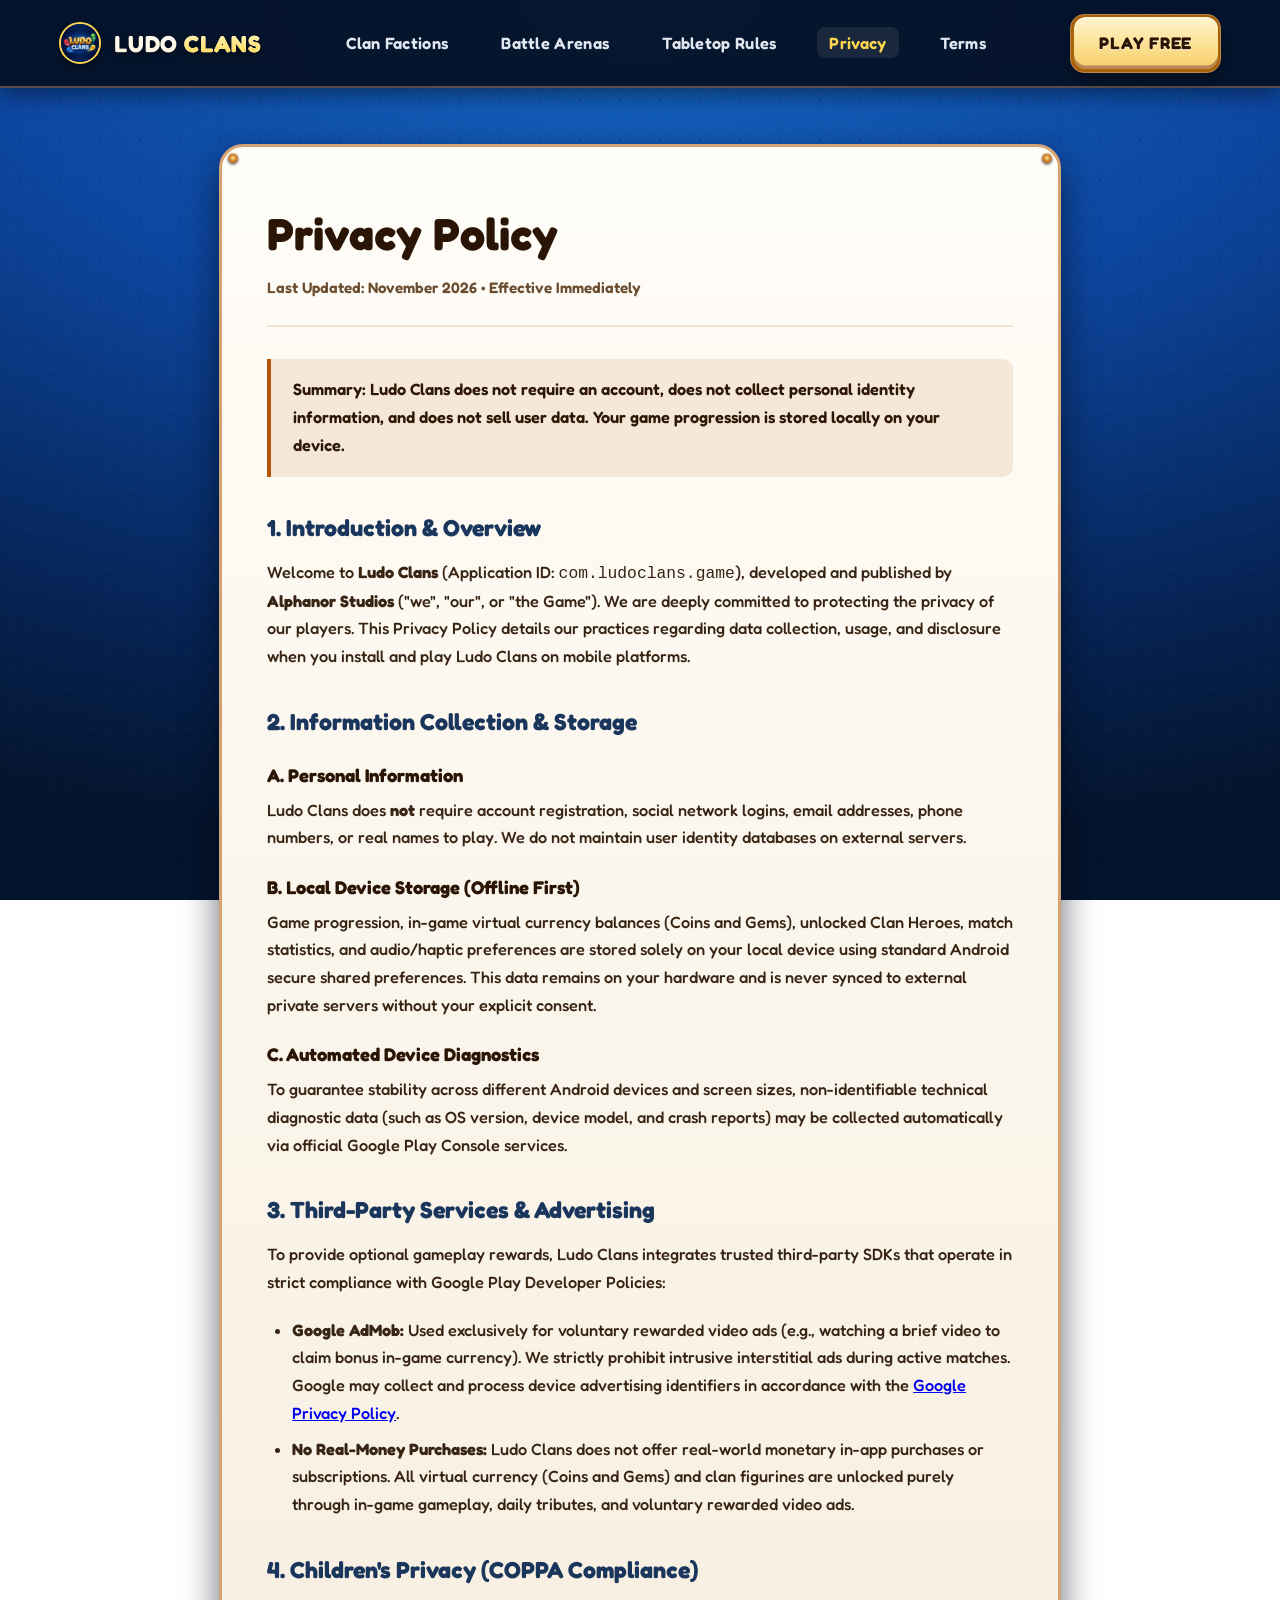
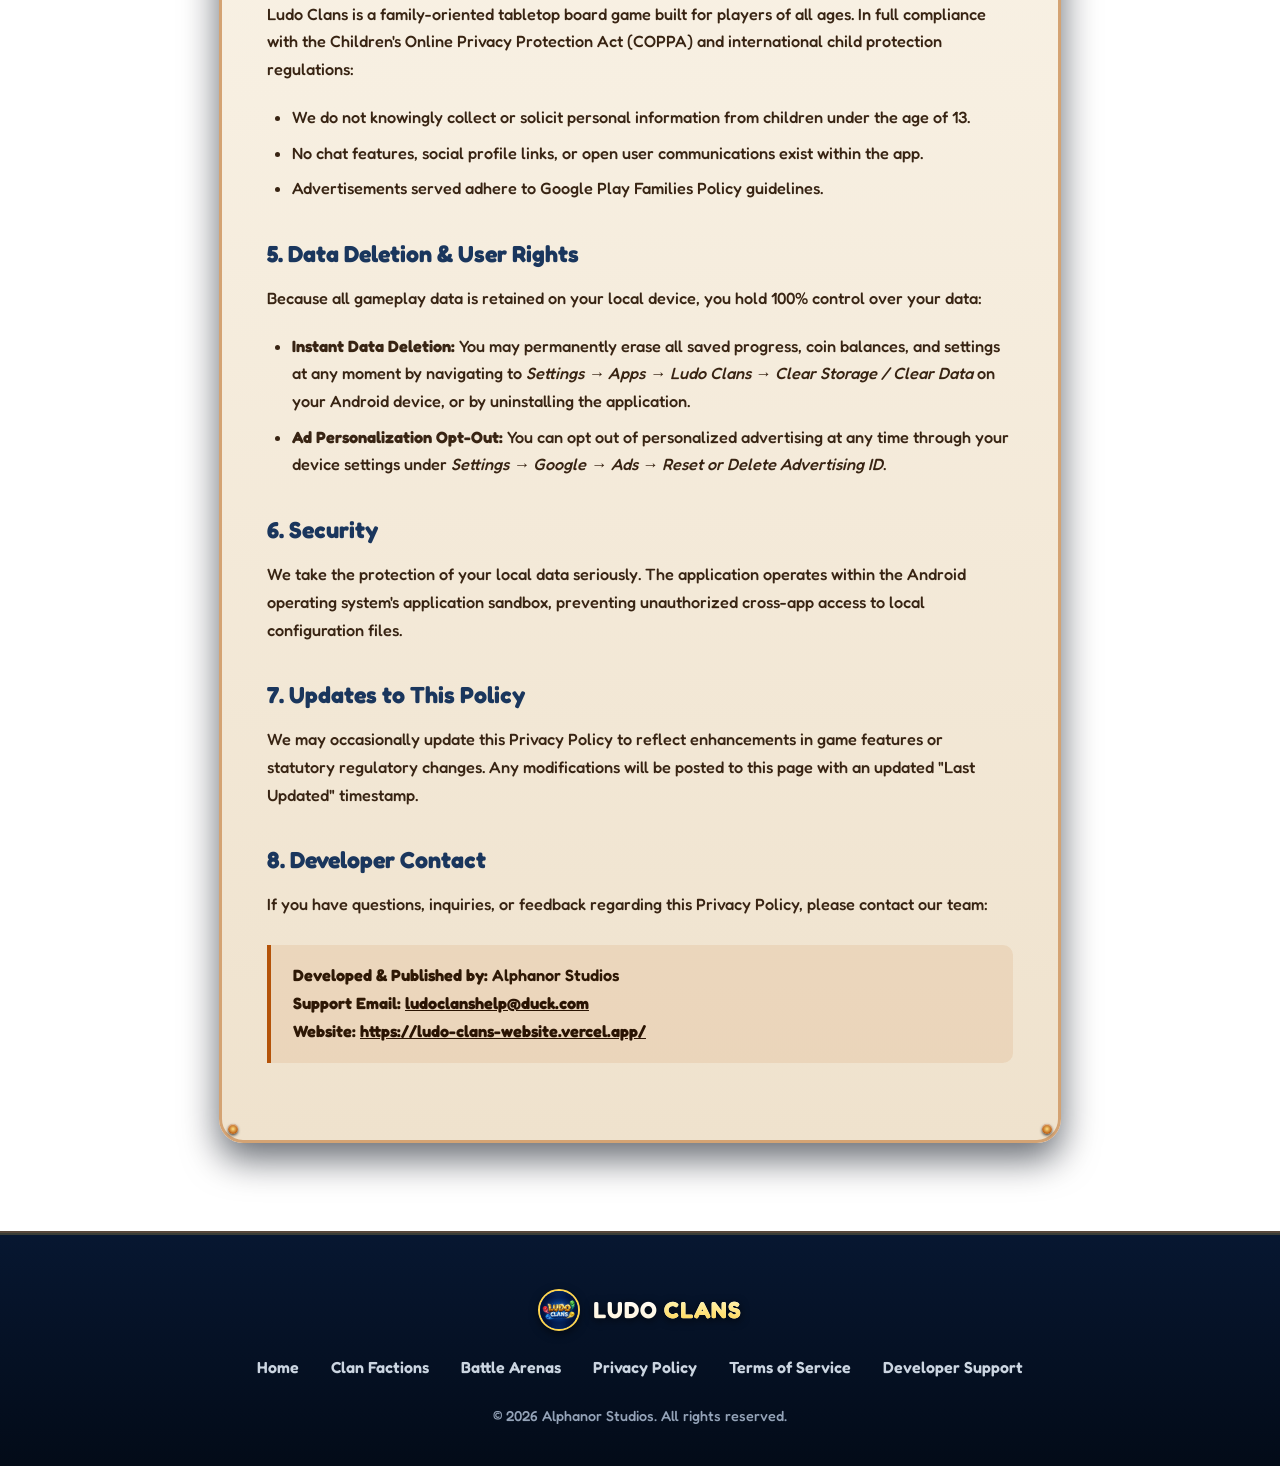
<file: privacy.html>
<!DOCTYPE html>
<html lang="en">
<head>
  <meta charset="UTF-8">
  <meta name="viewport" content="width=device-width, initial-scale=1.0">
  <title>Privacy Policy — Ludo Clans</title>
  <meta name="description" content="Official Privacy Policy for Ludo Clans mobile game. Google Play, COPPA, and GDPR compliant privacy disclosures.">
  <link rel="icon" type="image/png" href="assets/ludo_clans_icon.png">
  <!-- Open Graph / Facebook / WhatsApp -->
  <meta property="og:type" content="website">
  <meta property="og:title" content="Privacy Policy — Ludo Clans">
  <meta property="og:description" content="Official Privacy Policy for Ludo Clans: zero data harvesting, offline-first storage, family COPPA compliance, and voluntary rewarded-only ads.">
  <meta property="og:image" content="assets/ludo_clans_banner.jpg">
  <meta property="og:url" content="https://ludo-clans-website.vercel.app/privacy.html">
  <!-- Twitter -->
  <meta name="twitter:card" content="summary_large_image">
  <meta name="twitter:title" content="Privacy Policy — Ludo Clans">
  <meta name="twitter:description" content="Official Privacy Policy for Ludo Clans: family COPPA compliance and offline-first storage.">
  <meta name="twitter:image" content="assets/ludo_clans_banner.jpg">
  <link rel="stylesheet" href="styles.css">
</head>
<body>
  <div class="page-wrapper">
    <!-- Navbar -->
    <header class="navbar">
      <div class="nav-container">
        <a href="index.html" class="brand-link">
          <img src="assets/ludo_clans_icon.png" alt="Ludo Clans Medallion" class="brand-medallion">
          <span class="brand-name">LUDO <span>CLANS</span></span>
        </a>
        <nav class="nav-menu" id="navMenu">
          <ul class="nav-links">
            <li><a href="index.html#factions" class="nav-link">Clan Factions</a></li>
            <li><a href="index.html#arenas" class="nav-link">Battle Arenas</a></li>
            <li><a href="index.html#features" class="nav-link">Tabletop Rules</a></li>
            <li><a href="privacy.html" class="nav-link active">Privacy</a></li>
            <li><a href="terms.html" class="nav-link">Terms</a></li>
          </ul>
        </nav>
        <div class="nav-cta-wrap">
          <a href="index.html#download" class="btn-3d btn-creamy btn-nav-cta">
            <span class="btn-3d-inner">PLAY FREE</span>
          </a>
          <button class="nav-toggle" id="navToggle" aria-label="Toggle navigation menu">
            <span class="toggle-bar"></span>
            <span class="toggle-bar"></span>
            <span class="toggle-bar"></span>
          </button>
        </div>
      </div>
    </header>

    <!-- Privacy Policy Document Container -->
    <main class="legal-scroll-wrap">
      <article class="legal-parchment-card">
        <span class="corner-stud stud-tl"></span>
        <span class="corner-stud stud-tr"></span>
        <span class="corner-stud stud-bl"></span>
        <span class="corner-stud stud-br"></span>

        <header class="legal-header">
          <h1>Privacy Policy</h1>
          <p class="legal-meta">Last Updated: November 2026 &bull; Effective Immediately</p>
        </header>

        <section class="legal-content">
          <div class="legal-wood-box">
            <p>
              Summary: Ludo Clans does not require an account, does not collect personal identity information, and does not sell user data. Your game progression is stored locally on your device.
            </p>
          </div>

          <h2>1. Introduction & Overview</h2>
          <p>
            Welcome to <strong>Ludo Clans</strong> (Application ID: <code>com.ludoclans.game</code>), developed and published by <strong>Alphanor Studios</strong> ("we", "our", or "the Game"). We are deeply committed to protecting the privacy of our players. This Privacy Policy details our practices regarding data collection, usage, and disclosure when you install and play Ludo Clans on mobile platforms.
          </p>

          <h2>2. Information Collection & Storage</h2>
          <h3>A. Personal Information</h3>
          <p>
            Ludo Clans does <strong>not</strong> require account registration, social network logins, email addresses, phone numbers, or real names to play. We do not maintain user identity databases on external servers.
          </p>

          <h3>B. Local Device Storage (Offline First)</h3>
          <p>
            Game progression, in-game virtual currency balances (Coins and Gems), unlocked Clan Heroes, match statistics, and audio/haptic preferences are stored solely on your local device using standard Android secure shared preferences. This data remains on your hardware and is never synced to external private servers without your explicit consent.
          </p>

          <h3>C. Automated Device Diagnostics</h3>
          <p>
            To guarantee stability across different Android devices and screen sizes, non-identifiable technical diagnostic data (such as OS version, device model, and crash reports) may be collected automatically via official Google Play Console services.
          </p>

          <h2>3. Third-Party Services & Advertising</h2>
          <p>
            To provide optional gameplay rewards, Ludo Clans integrates trusted third-party SDKs that operate in strict compliance with Google Play Developer Policies:
          </p>
          <ul>
            <li>
              <strong>Google AdMob:</strong> Used exclusively for voluntary rewarded video ads (e.g., watching a brief video to claim bonus in-game currency). We strictly prohibit intrusive interstitial ads during active matches. Google may collect and process device advertising identifiers in accordance with the <a href="https://policies.google.com/privacy" target="_blank" rel="noopener">Google Privacy Policy</a>.
            </li>
            <li>
              <strong>No Real-Money Purchases:</strong> Ludo Clans does not offer real-world monetary in-app purchases or subscriptions. All virtual currency (Coins and Gems) and clan figurines are unlocked purely through in-game gameplay, daily tributes, and voluntary rewarded video ads.
            </li>
          </ul>

          <h2>4. Children's Privacy (COPPA Compliance)</h2>
          <p>
            Ludo Clans is a family-oriented tabletop board game built for players of all ages. In full compliance with the Children's Online Privacy Protection Act (COPPA) and international child protection regulations:
          </p>
          <ul>
            <li>We do not knowingly collect or solicit personal information from children under the age of 13.</li>
            <li>No chat features, social profile links, or open user communications exist within the app.</li>
            <li>Advertisements served adhere to Google Play Families Policy guidelines.</li>
          </ul>

          <h2>5. Data Deletion & User Rights</h2>
          <p>
            Because all gameplay data is retained on your local device, you hold 100% control over your data:
          </p>
          <ul>
            <li>
              <strong>Instant Data Deletion:</strong> You may permanently erase all saved progress, coin balances, and settings at any moment by navigating to <em>Settings &rarr; Apps &rarr; Ludo Clans &rarr; Clear Storage / Clear Data</em> on your Android device, or by uninstalling the application.
            </li>
            <li>
              <strong>Ad Personalization Opt-Out:</strong> You can opt out of personalized advertising at any time through your device settings under <em>Settings &rarr; Google &rarr; Ads &rarr; Reset or Delete Advertising ID</em>.
            </li>
          </ul>

          <h2>6. Security</h2>
          <p>
            We take the protection of your local data seriously. The application operates within the Android operating system's application sandbox, preventing unauthorized cross-app access to local configuration files.
          </p>

          <h2>7. Updates to This Policy</h2>
          <p>
            We may occasionally update this Privacy Policy to reflect enhancements in game features or statutory regulatory changes. Any modifications will be posted to this page with an updated "Last Updated" timestamp.
          </p>

          <h2>8. Developer Contact</h2>
          <p>
            If you have questions, inquiries, or feedback regarding this Privacy Policy, please contact our team:
          </p>
          <div class="legal-wood-box">
            <p>
              <strong>Developed & Published by:</strong> Alphanor Studios<br>
              <strong>Support Email:</strong> <a href="mailto:ludoclanshelp@duck.com" style="color: var(--text-mahogany); font-weight: 700;">ludoclanshelp@duck.com</a><br>
              <strong>Website:</strong> <a href="https://ludo-clans-website.vercel.app/" target="_blank" rel="noopener" style="color: var(--text-mahogany); font-weight: 700;">https://ludo-clans-website.vercel.app/</a>
            </p>
          </div>
        </section>
      </article>
    </main>

    <!-- Footer -->
    <footer class="footer">
      <div class="footer-inner">
        <a href="index.html" class="brand-link">
          <img src="assets/ludo_clans_icon.png" alt="Ludo Clans Medallion" class="brand-medallion">
          <span class="brand-name">LUDO <span>CLANS</span></span>
        </a>
        <nav class="footer-nav">
          <a href="index.html">Home</a>
          <a href="index.html#factions">Clan Factions</a>
          <a href="index.html#arenas">Battle Arenas</a>
          <a href="privacy.html">Privacy Policy</a>
          <a href="terms.html">Terms of Service</a>
          <a href="mailto:ludoclanshelp@duck.com">Developer Support</a>
        </nav>
        <p class="footer-copy">
          &copy; 2026 Alphanor Studios. All rights reserved.
        </p>
      </div>
    </footer>
  </div>

  <script>
    document.addEventListener('DOMContentLoaded', function() {
      const navToggle = document.getElementById('navToggle');
      const navMenu = document.getElementById('navMenu');
      if (navToggle && navMenu) {
        navToggle.addEventListener('click', () => {
          navToggle.classList.toggle('active');
          navMenu.classList.toggle('open');
        });
        const navLinks = navMenu.querySelectorAll('.nav-link');
        navLinks.forEach(link => {
          link.addEventListener('click', () => {
            navToggle.classList.remove('active');
            navMenu.classList.remove('open');
          });
        });
      }
    });
  </script>
</body>
</html>
</file>
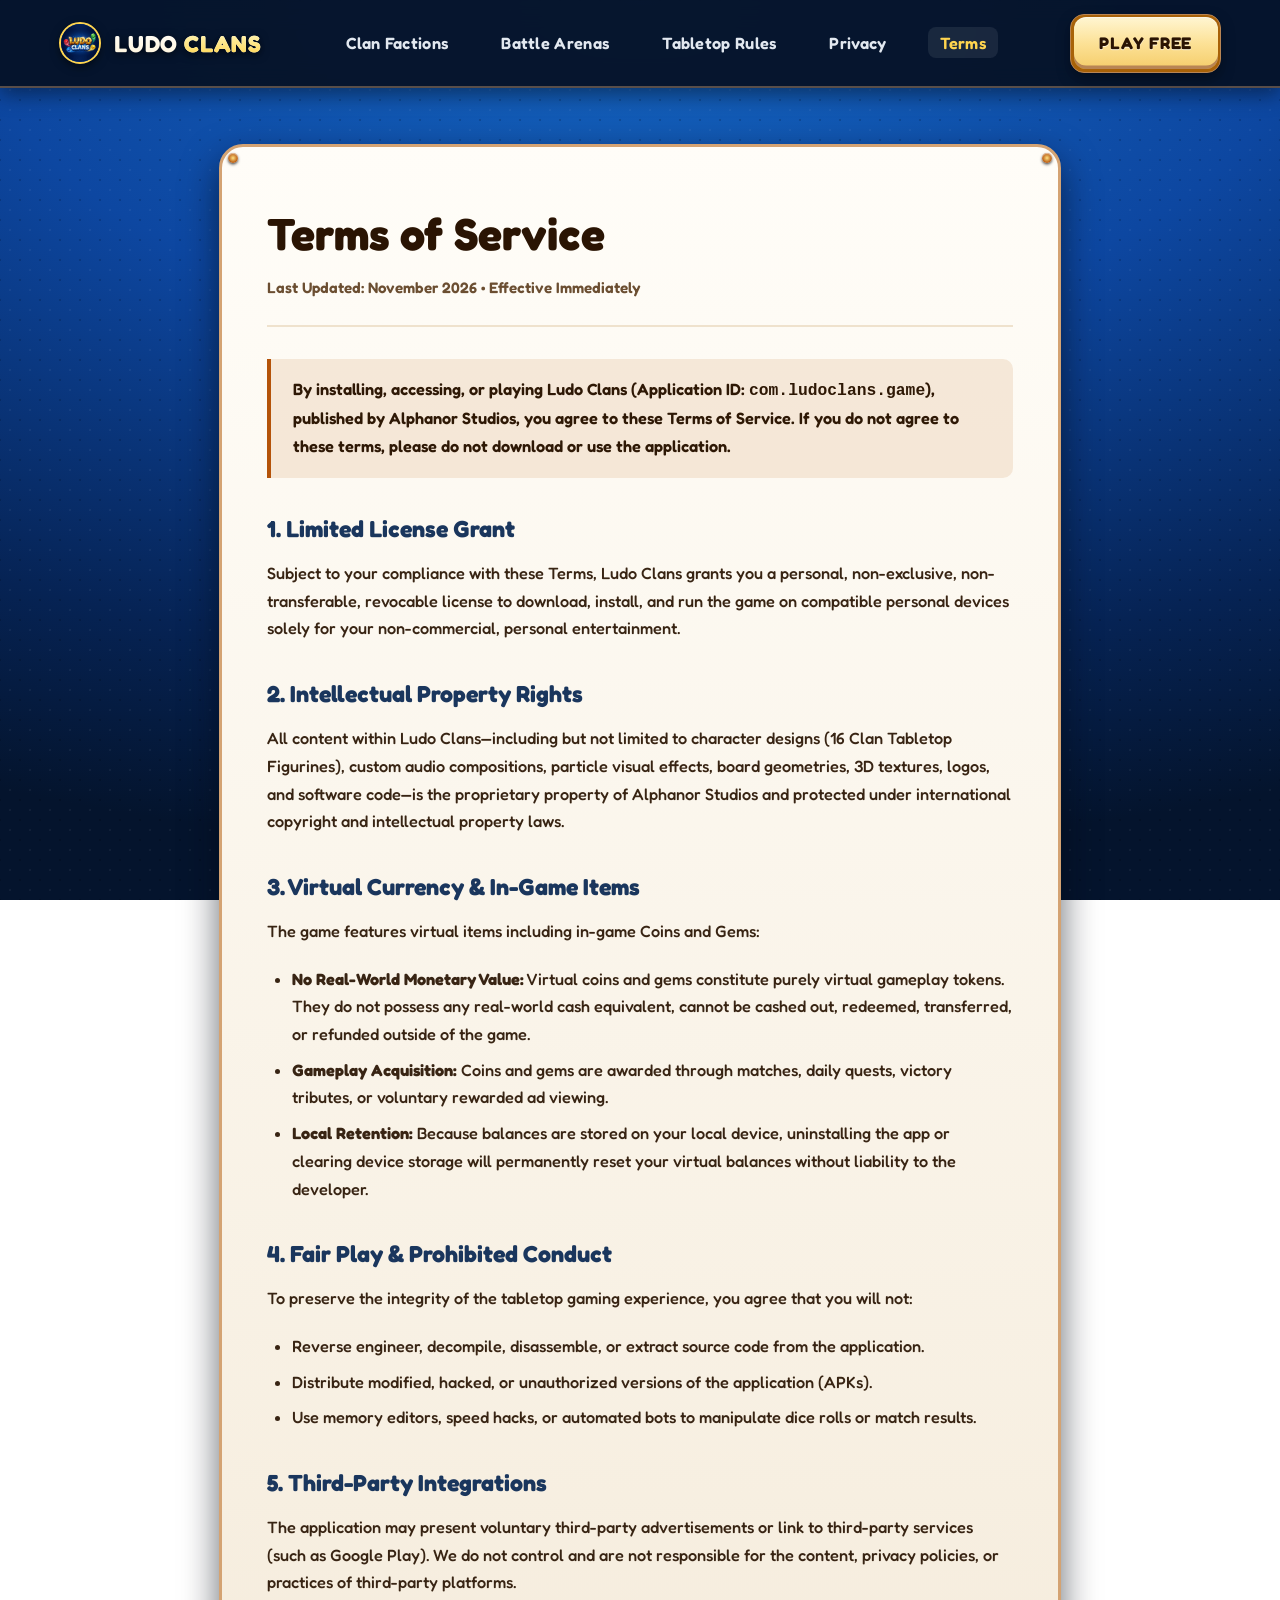
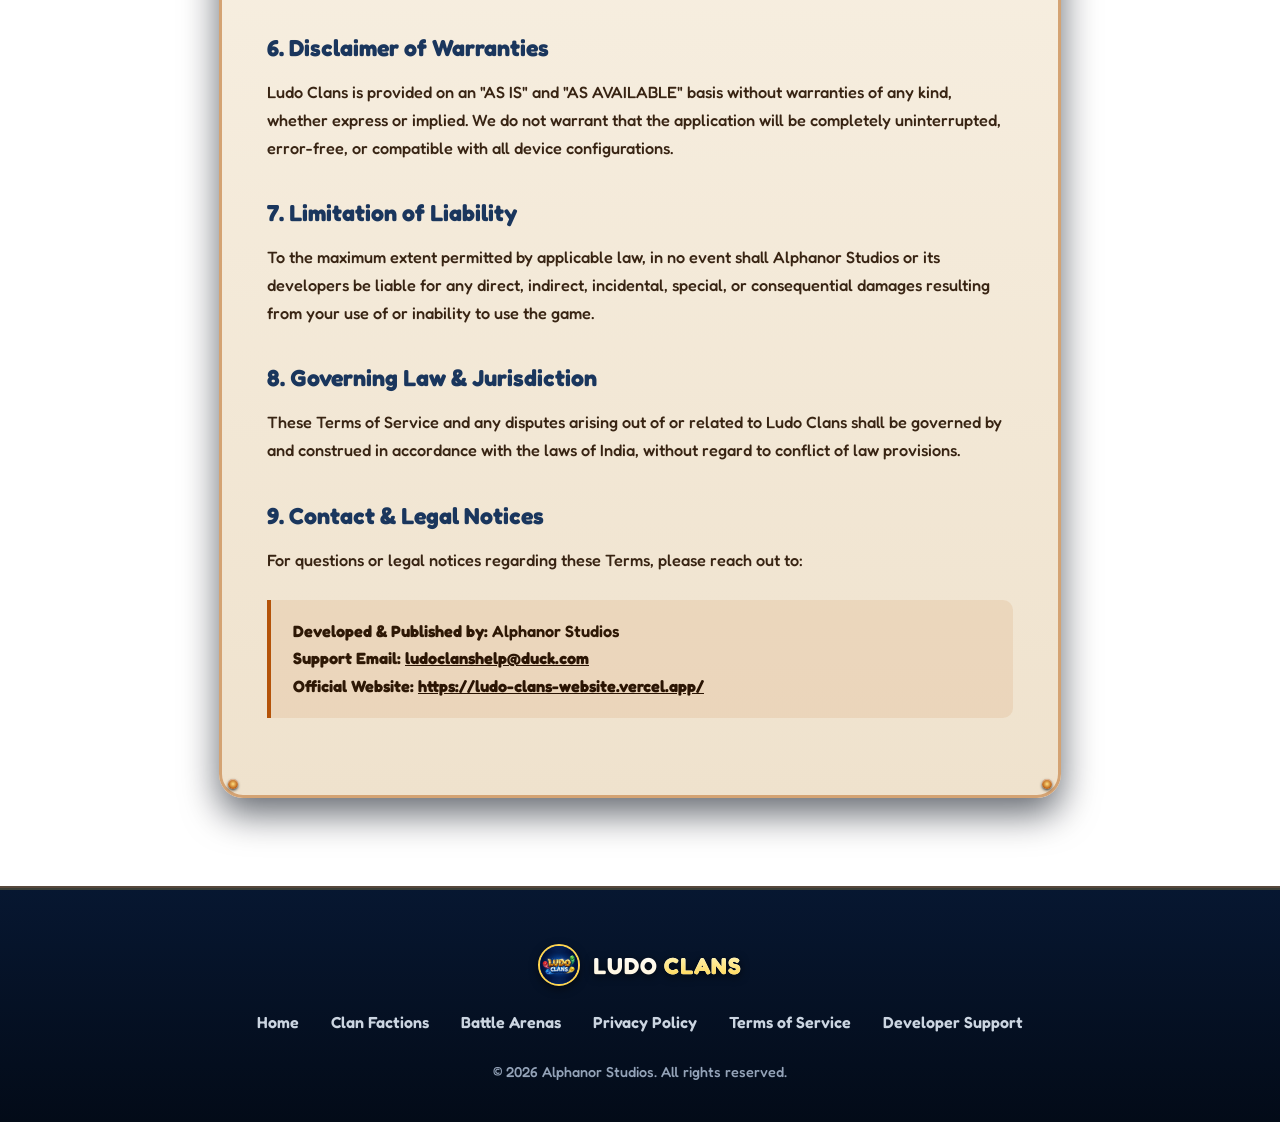
<file: terms.html>
<!DOCTYPE html>
<html lang="en">
<head>
  <meta charset="UTF-8">
  <meta name="viewport" content="width=device-width, initial-scale=1.0">
  <title>Terms of Service & EULA — Ludo Clans</title>
  <meta name="description" content="Official Terms of Service and End User License Agreement (EULA) for Ludo Clans mobile game.">
  <link rel="icon" type="image/png" href="assets/ludo_clans_icon.png">
  <!-- Open Graph / Facebook / WhatsApp -->
  <meta property="og:type" content="website">
  <meta property="og:title" content="Terms of Service & EULA — Ludo Clans">
  <meta property="og:description" content="Official Terms of Service and End User License Agreement for Ludo Clans mobile tabletop game.">
  <meta property="og:image" content="assets/ludo_clans_banner.jpg">
  <meta property="og:url" content="https://ludo-clans-website.vercel.app/terms.html">
  <!-- Twitter -->
  <meta name="twitter:card" content="summary_large_image">
  <meta name="twitter:title" content="Terms of Service — Ludo Clans">
  <meta name="twitter:description" content="Official Terms of Service and EULA for Ludo Clans.">
  <meta name="twitter:image" content="assets/ludo_clans_banner.jpg">
  <link rel="stylesheet" href="styles.css">
</head>
<body>
  <div class="page-wrapper">
    <!-- Navbar -->
    <header class="navbar">
      <div class="nav-container">
        <a href="index.html" class="brand-link">
          <img src="assets/ludo_clans_icon.png" alt="Ludo Clans Medallion" class="brand-medallion">
          <span class="brand-name">LUDO <span>CLANS</span></span>
        </a>
        <nav class="nav-menu" id="navMenu">
          <ul class="nav-links">
            <li><a href="index.html#factions" class="nav-link">Clan Factions</a></li>
            <li><a href="index.html#arenas" class="nav-link">Battle Arenas</a></li>
            <li><a href="index.html#features" class="nav-link">Tabletop Rules</a></li>
            <li><a href="privacy.html" class="nav-link">Privacy</a></li>
            <li><a href="terms.html" class="nav-link active">Terms</a></li>
          </ul>
        </nav>
        <div class="nav-cta-wrap">
          <a href="index.html#download" class="btn-3d btn-creamy btn-nav-cta">
            <span class="btn-3d-inner">PLAY FREE</span>
          </a>
          <button class="nav-toggle" id="navToggle" aria-label="Toggle navigation menu">
            <span class="toggle-bar"></span>
            <span class="toggle-bar"></span>
            <span class="toggle-bar"></span>
          </button>
        </div>
      </div>
    </header>

    <!-- Terms Document Container -->
    <main class="legal-scroll-wrap">
      <article class="legal-parchment-card">
        <span class="corner-stud stud-tl"></span>
        <span class="corner-stud stud-tr"></span>
        <span class="corner-stud stud-bl"></span>
        <span class="corner-stud stud-br"></span>

        <header class="legal-header">
          <h1>Terms of Service</h1>
          <p class="legal-meta">Last Updated: November 2026 &bull; Effective Immediately</p>
        </header>

        <section class="legal-content">
          <div class="legal-wood-box">
            <p>
              By installing, accessing, or playing Ludo Clans (Application ID: <code>com.ludoclans.game</code>), published by Alphanor Studios, you agree to these Terms of Service. If you do not agree to these terms, please do not download or use the application.
            </p>
          </div>

          <h2>1. Limited License Grant</h2>
          <p>
            Subject to your compliance with these Terms, Ludo Clans grants you a personal, non-exclusive, non-transferable, revocable license to download, install, and run the game on compatible personal devices solely for your non-commercial, personal entertainment.
          </p>

          <h2>2. Intellectual Property Rights</h2>
          <p>
            All content within Ludo Clans—including but not limited to character designs (16 Clan Tabletop Figurines), custom audio compositions, particle visual effects, board geometries, 3D textures, logos, and software code—is the proprietary property of Alphanor Studios and protected under international copyright and intellectual property laws.
          </p>

          <h2>3. Virtual Currency & In-Game Items</h2>
          <p>
            The game features virtual items including in-game Coins and Gems:
          </p>
          <ul>
            <li>
              <strong>No Real-World Monetary Value:</strong> Virtual coins and gems constitute purely virtual gameplay tokens. They do not possess any real-world cash equivalent, cannot be cashed out, redeemed, transferred, or refunded outside of the game.
            </li>
            <li>
              <strong>Gameplay Acquisition:</strong> Coins and gems are awarded through matches, daily quests, victory tributes, or voluntary rewarded ad viewing.
            </li>
            <li>
              <strong>Local Retention:</strong> Because balances are stored on your local device, uninstalling the app or clearing device storage will permanently reset your virtual balances without liability to the developer.
            </li>
          </ul>

          <h2>4. Fair Play & Prohibited Conduct</h2>
          <p>
            To preserve the integrity of the tabletop gaming experience, you agree that you will not:
          </p>
          <ul>
            <li>Reverse engineer, decompile, disassemble, or extract source code from the application.</li>
            <li>Distribute modified, hacked, or unauthorized versions of the application (APKs).</li>
            <li>Use memory editors, speed hacks, or automated bots to manipulate dice rolls or match results.</li>
          </ul>

          <h2>5. Third-Party Integrations</h2>
          <p>
            The application may present voluntary third-party advertisements or link to third-party services (such as Google Play). We do not control and are not responsible for the content, privacy policies, or practices of third-party platforms.
          </p>

          <h2>6. Disclaimer of Warranties</h2>
          <p>
            Ludo Clans is provided on an "AS IS" and "AS AVAILABLE" basis without warranties of any kind, whether express or implied. We do not warrant that the application will be completely uninterrupted, error-free, or compatible with all device configurations.
          </p>

          <h2>7. Limitation of Liability</h2>
          <p>
            To the maximum extent permitted by applicable law, in no event shall Alphanor Studios or its developers be liable for any direct, indirect, incidental, special, or consequential damages resulting from your use of or inability to use the game.
          </p>

          <h2>8. Governing Law & Jurisdiction</h2>
          <p>
            These Terms of Service and any disputes arising out of or related to Ludo Clans shall be governed by and construed in accordance with the laws of India, without regard to conflict of law provisions.
          </p>

          <h2>9. Contact & Legal Notices</h2>
          <p>
            For questions or legal notices regarding these Terms, please reach out to:
          </p>
          <div class="legal-wood-box">
            <p>
              <strong>Developed & Published by:</strong> Alphanor Studios<br>
              <strong>Support Email:</strong> <a href="mailto:ludoclanshelp@duck.com" style="color: var(--text-mahogany); font-weight: 700;">ludoclanshelp@duck.com</a><br>
              <strong>Official Website:</strong> <a href="https://ludo-clans-website.vercel.app/" target="_blank" rel="noopener" style="color: var(--text-mahogany); font-weight: 700;">https://ludo-clans-website.vercel.app/</a>
            </p>
          </div>
        </section>
      </article>
    </main>

    <!-- Footer -->
    <footer class="footer">
      <div class="footer-inner">
        <a href="index.html" class="brand-link">
          <img src="assets/ludo_clans_icon.png" alt="Ludo Clans Medallion" class="brand-medallion">
          <span class="brand-name">LUDO <span>CLANS</span></span>
        </a>
        <nav class="footer-nav">
          <a href="index.html">Home</a>
          <a href="index.html#factions">Clan Factions</a>
          <a href="index.html#arenas">Battle Arenas</a>
          <a href="privacy.html">Privacy Policy</a>
          <a href="terms.html">Terms of Service</a>
          <a href="mailto:ludoclanshelp@duck.com">Developer Support</a>
        </nav>
        <p class="footer-copy">
          &copy; 2026 Alphanor Studios. All rights reserved.
        </p>
      </div>
    </footer>
  </div>

  <script>
    document.addEventListener('DOMContentLoaded', function() {
      const navToggle = document.getElementById('navToggle');
      const navMenu = document.getElementById('navMenu');
      if (navToggle && navMenu) {
        navToggle.addEventListener('click', () => {
          navToggle.classList.toggle('active');
          navMenu.classList.toggle('open');
        });
        const navLinks = navMenu.querySelectorAll('.nav-link');
        navLinks.forEach(link => {
          link.addEventListener('click', () => {
            navToggle.classList.remove('active');
            navMenu.classList.remove('open');
          });
        });
      }
    });
  </script>
</body>
</html>
</file>
<file: styles.css>
/* ===================================================================
   LUDO CLANS — REFINED TABLETOP LUXURY MASTER STYLESHEET
   • Harmonious Royal Sapphire Canvas (#1565C0 -> #0D47A1 -> #062354)
   • Sleek Midnight Sapphire Header & Footer with Warm Bronze/Gold Trim
   • Rich Golden-Cream Silk 3D Buttons (#FFF6D6 -> #FBE39A -> #F5CF70)
   • Warm Creamy Parchment Cards with Handcrafted Ledger Details
   • High-Contrast Chiseled Cream Headings & Professional Studio Copy
   • 100% Vector Icons • Zero AI Slop
   =================================================================== */

@import url('https://fonts.googleapis.com/css2?family=Fredoka:wght@500;600;700&family=Plus+Jakarta+Sans:wght@400;500;600;700&display=swap');

:root {
  /* 1. Royal Sapphire Felt Canvas */
  --royal-top: #1565C0;
  --royal-mid: #0D47A1;
  --royal-deep: #062354;
  --royal-darkest: #04142D;

  /* 2. Harmonious Midnight Sapphire (Header, Footer, HUD) */
  --nav-bg: rgba(6, 18, 38, 0.94);
  --nav-border: rgba(212, 163, 115, 0.4);
  --footer-bg: linear-gradient(180deg, #071731 0%, #030B18 100%);

  /* 3. Rich "Strong Creamy" Palette (Buttons, Headings & Badges) */
  --cream-pure: #FFFFFF;
  --cream-top: #FFF8E1;
  --cream-strong-top: #FFF5D0;
  --cream-strong-mid: #FCE196;
  --cream-strong-bottom: #F5CD6A;
  --cream-bevel: #A86208;
  --cream-shadow: #4A2500;

  /* 4. Antique Parchment (Cards & Reading Surfaces) */
  --parchment-light: #FFFDF8;
  --parchment-mid: #F7EFE1;
  --parchment-dark: #EFE2CD;
  --border-warm: #D4A373;
  --border-toasted: #B88554;
  --text-mahogany: #2A1403;
  --text-warm-muted: #6B4E31;

  /* 5. Gold & Brass Tabletop Accents */
  --gold-leaf: #FFD54F;
  --gold-glow: #FFE082;
  --gold-deep: #B45309;

  /* 6. Shadows */
  --card-shadow: 0 14px 32px rgba(0, 0, 0, 0.4), 0 3px 8px rgba(0, 0, 0, 0.25);
  --plinth-shadow: 0 16px 36px rgba(2, 8, 20, 0.6);
  --btn-shadow: 0 6px 14px rgba(0, 0, 0, 0.35);
}

/* Reset */
*, *::before, *::after {
  margin: 0;
  padding: 0;
  box-sizing: border-box;
  -webkit-font-smoothing: antialiased;
}

html {
  scroll-behavior: smooth;
}

body {
  font-family: 'Fredoka', -apple-system, BlinkMacSystemFont, "Segoe UI", Roboto, sans-serif;
  background: radial-gradient(130% 95% at 50% 0%, var(--royal-top) 0%, var(--royal-mid) 40%, var(--royal-deep) 78%, var(--royal-darkest) 100%);
  background-attachment: fixed;
  color: var(--parchment-mid);
  line-height: 1.6;
  overflow-x: hidden;
  position: relative;
  min-height: 100vh;
}

/* Tactile Felt Tabletop Weave */
body::before {
  content: "";
  position: fixed;
  inset: 0;
  background-image: 
    radial-gradient(rgba(255, 255, 255, 0.08) 1px, transparent 1px),
    radial-gradient(rgba(0, 0, 0, 0.25) 1px, transparent 1px);
  background-size: 20px 20px;
  background-position: 0 0, 10px 10px;
  pointer-events: none;
  z-index: 0;
  opacity: 0.65;
}

.page-wrapper {
  position: relative;
  z-index: 1;
  display: flex;
  flex-direction: column;
  min-height: 100vh;
}

/* ===================================================================
   SLEEK MIDNIGHT SAPPHIRE HEADER (Blends naturally with the game)
   =================================================================== */
.navbar {
  position: sticky;
  top: 0;
  z-index: 100;
  background: var(--nav-bg);
  border-bottom: 2px solid var(--nav-border);
  box-shadow: 0 6px 20px rgba(0, 0, 0, 0.45);
  backdrop-filter: blur(12px);
  -webkit-backdrop-filter: blur(12px);
}

.nav-container {
  max-width: 1220px;
  margin: 0 auto;
  padding: 0.85rem 1.8rem;
  display: flex;
  justify-content: space-between;
  align-items: center;
}

.brand-link {
  display: flex;
  align-items: center;
  gap: 0.8rem;
  text-decoration: none;
}

.brand-medallion {
  width: 42px;
  height: 42px;
  border-radius: 50%;
  border: 2px solid var(--gold-leaf);
  box-shadow: 0 3px 8px rgba(0, 0, 0, 0.5);
  object-fit: cover;
  background: var(--royal-mid);
}

.brand-name {
  font-size: 1.45rem;
  font-weight: 700;
  letter-spacing: 0.06rem;
  background: linear-gradient(180deg, #FFFFFF 0%, #FFF3D6 100%);
  -webkit-background-clip: text;
  -webkit-text-fill-color: transparent;
  filter: drop-shadow(0 2px 4px rgba(0, 0, 0, 0.7));
}

.brand-name span {
  background: linear-gradient(180deg, #FFF9C4 0%, var(--gold-leaf) 100%);
  -webkit-background-clip: text;
  -webkit-text-fill-color: transparent;
}

.nav-links {
  display: flex;
  align-items: center;
  gap: 1.8rem;
  list-style: none;
}

.nav-link {
  text-decoration: none;
  font-size: 1.02rem;
  font-weight: 600;
  color: #E2E8F0;
  letter-spacing: 0.02rem;
  transition: all 0.2s ease;
  padding: 0.35rem 0.75rem;
  border-radius: 8px;
}

.nav-link:hover, .nav-link.active {
  color: var(--gold-leaf);
  background: rgba(255, 255, 255, 0.08);
}

.nav-cta-wrap {
  display: flex;
  align-items: center;
  gap: 0.85rem;
}

.nav-toggle {
  display: none;
  flex-direction: column;
  justify-content: space-around;
  width: 42px;
  height: 42px;
  background: linear-gradient(180deg, var(--royal-mid) 0%, var(--royal-deep) 100%);
  border: 1.8px solid var(--border-warm);
  border-radius: 10px;
  padding: 9px 8px;
  cursor: pointer;
  box-shadow: 0 4px 10px rgba(0, 0, 0, 0.4);
  transition: all 0.2s ease;
}

.nav-toggle .toggle-bar {
  width: 100%;
  height: 2.5px;
  background: var(--gold-leaf);
  border-radius: 2px;
  transition: transform 0.25s ease, opacity 0.2s ease;
}

.nav-toggle.active .toggle-bar:nth-child(1) {
  transform: translateY(7px) rotate(45deg);
}

.nav-toggle.active .toggle-bar:nth-child(2) {
  opacity: 0;
}

.nav-toggle.active .toggle-bar:nth-child(3) {
  transform: translateY(-7px) rotate(-45deg);
}

/* ===================================================================
   STRONG CREAMY 3D EXTRUDED BUTTONS (Rich Custard Cream & Mahogany Text)
   =================================================================== */
.btn-3d {
  position: relative;
  display: inline-flex;
  align-items: center;
  justify-content: center;
  text-decoration: none;
  font-family: 'Fredoka', sans-serif;
  font-weight: 700;
  border: none;
  cursor: pointer;
  border-radius: 14px;
  padding: 0.16rem;
  transition: transform 0.1s ease;
  user-select: none;
}

.btn-3d:active {
  transform: translateY(3px);
}

.btn-3d-inner {
  display: flex;
  align-items: center;
  gap: 0.6rem;
  padding: 0.75rem 1.6rem;
  border-radius: 12px;
  font-size: 1.05rem;
  letter-spacing: 0.04rem;
  border-top: 1.5px solid rgba(255, 255, 255, 0.85);
}

/* Strong Creamy 3D Button */
.btn-creamy {
  background: var(--cream-bevel);
  box-shadow: var(--btn-shadow);
  border: 1px solid var(--border-toasted);
}

.btn-creamy .btn-3d-inner {
  background: linear-gradient(180deg, var(--cream-strong-top) 0%, var(--cream-strong-mid) 50%, var(--cream-strong-bottom) 100%);
  color: var(--text-mahogany);
  text-shadow: 0 1px 0 rgba(255, 255, 255, 0.65);
  box-shadow: inset 0 -3.5px 0 var(--border-toasted);
}

.btn-creamy:hover {
  filter: brightness(1.04);
}

/* Google Play Badge on Strong Creamy Plinth */
.btn-play-creamy {
  display: inline-flex;
  align-items: center;
  gap: 0.85rem;
  background: linear-gradient(180deg, var(--cream-strong-top) 0%, var(--cream-strong-mid) 50%, var(--cream-strong-bottom) 100%);
  border: 2px solid var(--border-toasted);
  border-radius: 14px;
  padding: 0.62rem 1.45rem;
  text-decoration: none;
  box-shadow: 0 6px 16px rgba(0, 0, 0, 0.35), inset 0 -3.5px 0 var(--border-toasted);
  transition: transform 0.15s ease, box-shadow 0.15s ease;
}

.btn-play-creamy:hover {
  transform: translateY(-2px);
  filter: brightness(1.04);
  box-shadow: 0 10px 22px rgba(0, 0, 0, 0.45), inset 0 -3.5px 0 var(--cream-bevel);
}

.play-logo {
  width: 28px;
  height: 28px;
  flex-shrink: 0;
}

.play-text-stack {
  display: flex;
  flex-direction: column;
  text-align: left;
}

.play-sub {
  font-size: 0.68rem;
  font-weight: 700;
  text-transform: uppercase;
  color: #78350F;
  letter-spacing: 0.06rem;
  line-height: 1;
}

.play-title {
  font-size: 1.15rem;
  font-weight: 700;
  color: var(--text-mahogany);
  line-height: 1.15;
  letter-spacing: 0.02rem;
  text-shadow: 0 1px 0 rgba(255, 255, 255, 0.7);
}

/* ===================================================================
   HERO SECTION & STRONG CREAMY HEADINGS
   =================================================================== */
.hero-section {
  max-width: 1220px;
  margin: 3.5rem auto 4.5rem auto;
  padding: 0 1.8rem;
  display: grid;
  grid-template-columns: 1.15fr 0.85fr;
  gap: 3.5rem;
  align-items: center;
}

.hero-content {
  display: flex;
  flex-direction: column;
  align-items: flex-start;
}

/* Strong Creamy Pill Tag */
.hero-cream-pill {
  display: inline-flex;
  align-items: center;
  gap: 0.55rem;
  padding: 0.38rem 1.05rem;
  background: linear-gradient(180deg, var(--cream-strong-top) 0%, var(--cream-strong-mid) 100%);
  border: 1.8px solid var(--border-toasted);
  border-radius: 20px;
  font-size: 0.82rem;
  font-weight: 700;
  color: var(--text-mahogany);
  letter-spacing: 0.06rem;
  text-transform: uppercase;
  margin-bottom: 1.4rem;
  box-shadow: 0 4px 10px rgba(0, 0, 0, 0.3);
  text-shadow: 0 1px 0 rgba(255, 255, 255, 0.7);
}

.hero-pill-gem {
  width: 8px;
  height: 8px;
  border-radius: 50%;
  background: radial-gradient(circle, #FFE082 0%, var(--gold-deep) 100%);
  box-shadow: 0 0 4px var(--gold-leaf);
}

/* High-Contrast Creamy Chiseled Headline */
.hero-title {
  font-size: clamp(2.6rem, 5vw, 3.8rem);
  font-weight: 700;
  line-height: 1.12;
  letter-spacing: 0.02rem;
  margin-bottom: 1.25rem;
  background: linear-gradient(180deg, #FFFFFF 0%, #FFF4D0 40%, #FCE08F 100%);
  -webkit-background-clip: text;
  -webkit-text-fill-color: transparent;
  filter: drop-shadow(0 3px 6px rgba(0, 0, 0, 0.75));
}

.hero-title span {
  display: block;
  background: linear-gradient(180deg, #FFF9C4 0%, var(--gold-leaf) 60%, #F59E0B 100%);
  -webkit-background-clip: text;
  -webkit-text-fill-color: transparent;
  filter: drop-shadow(0 3px 8px rgba(78, 39, 3, 0.8));
}

.hero-desc {
  font-size: 1.15rem;
  color: #F1F5F9;
  line-height: 1.6;
  max-width: 540px;
  margin-bottom: 2.2rem;
  font-weight: 500;
  text-shadow: 0 2px 4px rgba(0, 0, 0, 0.6);
}

.hero-action-row {
  display: flex;
  flex-wrap: wrap;
  align-items: center;
  gap: 1.2rem;
  margin-bottom: 2.8rem;
}

/* Hero Showcase Frame */
.hero-stage-plinth {
  position: relative;
  background: linear-gradient(180deg, #091A36 0%, #040D1D 100%);
  border: 2.5px solid var(--border-warm);
  border-radius: 24px;
  padding: 0.75rem;
  box-shadow: var(--plinth-shadow);
}

.hero-stage-inner {
  position: relative;
  border-radius: 18px;
  overflow: hidden;
  border: 1.5px solid rgba(255, 213, 79, 0.35);
  background: #020A17;
}

.hero-stage-img {
  width: 100%;
  height: 380px;
  object-fit: cover;
  display: block;
}

/* Corner Antique Brass Studs */
.corner-stud {
  position: absolute;
  width: 10px;
  height: 10px;
  border-radius: 50%;
  background: radial-gradient(circle, #FFE082 0%, var(--gold-deep) 70%, #4A2500 100%);
  box-shadow: 0 1.5px 3px rgba(0, 0, 0, 0.7), inset 0 1px 1px rgba(255, 255, 255, 0.6);
  z-index: 3;
}

.stud-tl { top: 6px; left: 6px; }
.stud-tr { top: 6px; right: 6px; }
.stud-bl { bottom: 6px; left: 6px; }
.stud-br { bottom: 6px; right: 6px; }

/* Inset Creamy Badge Overlay */
.stage-creamy-badge {
  position: absolute;
  bottom: 12px;
  left: 12px;
  right: 12px;
  background: linear-gradient(180deg, var(--parchment-light) 0%, var(--parchment-mid) 100%);
  border: 2px solid var(--border-warm);
  border-radius: 14px;
  padding: 0.75rem 1.1rem;
  display: flex;
  align-items: center;
  gap: 1.0rem;
  box-shadow: 0 6px 14px rgba(0, 0, 0, 0.45);
}

.stage-fig-img {
  width: 48px;
  height: 48px;
  object-fit: contain;
  filter: drop-shadow(0 4px 6px rgba(0, 0, 0, 0.5));
}

.stage-badge-info h4 {
  font-size: 1.05rem;
  font-weight: 700;
  color: var(--text-mahogany);
  margin-bottom: 0.1rem;
}

.stage-badge-info p {
  font-size: 0.82rem;
  font-weight: 700;
  color: #78350F;
  text-transform: uppercase;
}

/* ===================================================================
   SECTION HEADINGS & BADGES
   =================================================================== */
.section-wrapper {
  max-width: 1220px;
  margin: 0 auto 5rem auto;
  padding: 0 1.8rem;
}

.section-title-wrap {
  text-align: center;
  max-width: 720px;
  margin: 0 auto 2.8rem auto;
}

.section-cream-badge {
  display: inline-block;
  padding: 0.35rem 1.1rem;
  background: linear-gradient(180deg, var(--cream-strong-top) 0%, var(--cream-strong-mid) 100%);
  border: 1.8px solid var(--border-toasted);
  border-radius: 20px;
  font-size: 0.82rem;
  font-weight: 700;
  color: var(--text-mahogany);
  letter-spacing: 0.08rem;
  text-transform: uppercase;
  margin-bottom: 0.85rem;
  box-shadow: 0 4px 10px rgba(0, 0, 0, 0.3);
  text-shadow: 0 1px 0 rgba(255, 255, 255, 0.7);
}

.section-heading {
  font-size: clamp(2.0rem, 4vw, 2.75rem);
  font-weight: 700;
  margin-bottom: 0.6rem;
  background: linear-gradient(180deg, #FFFFFF 0%, #FFF4D0 40%, #FCE08F 100%);
  -webkit-background-clip: text;
  -webkit-text-fill-color: transparent;
  filter: drop-shadow(0 3px 6px rgba(0, 0, 0, 0.75));
}

.section-subtext {
  font-size: 1.1rem;
  color: #E2E8F0;
  text-shadow: 0 1px 3px rgba(0, 0, 0, 0.5);
}

/* ===================================================================
   CREAMY PARCHMENT FACTION CARDS
   =================================================================== */
.factions-grid {
  display: grid;
  grid-template-columns: repeat(auto-fit, minmax(265px, 1fr));
  gap: 1.8rem;
}

.creamy-parchment-card {
  position: relative;
  background: linear-gradient(180deg, var(--parchment-light) 0%, var(--parchment-mid) 50%, var(--parchment-dark) 100%);
  border: 2.5px solid var(--border-warm);
  border-radius: 20px;
  overflow: hidden;
  box-shadow: var(--card-shadow);
  transition: transform 0.2s ease, box-shadow 0.2s ease;
  display: flex;
  flex-direction: column;
}

.creamy-parchment-card:hover {
  transform: translateY(-5px);
  border-color: var(--gold-leaf);
  box-shadow: 0 18px 36px rgba(0, 0, 0, 0.5), 0 0 16px rgba(255, 213, 79, 0.3);
}

/* Artwork Chamber */
.card-art-chamber {
  position: relative;
  width: 100%;
  height: 180px;
  overflow: hidden;
  background: #020C1F;
  border-bottom: 2px solid var(--border-warm);
}

.card-art-img {
  width: 100%;
  height: 100%;
  object-fit: cover;
  transition: transform 0.35s ease;
}

.creamy-parchment-card:hover .card-art-img {
  transform: scale(1.06);
}

.card-token-fig {
  position: absolute;
  bottom: 8px;
  right: 14px;
  width: 58px;
  height: 58px;
  object-fit: contain;
  filter: drop-shadow(0 6px 8px rgba(0, 0, 0, 0.65));
  transition: transform 0.25s ease;
  z-index: 2;
}

.creamy-parchment-card:hover .card-token-fig {
  transform: scale(1.15) translateY(-3px);
}

/* Faction Badge */
.faction-pill-badge {
  position: absolute;
  top: 12px;
  left: 12px;
  padding: 0.3rem 0.75rem;
  border-radius: 12px;
  font-size: 0.78rem;
  font-weight: 700;
  letter-spacing: 0.05rem;
  text-transform: uppercase;
  color: #FFFFFF;
  box-shadow: 0 3px 6px rgba(0, 0, 0, 0.5);
  z-index: 2;
}

.pill-red { background: linear-gradient(135deg, #D32F2F, #7F0000); border: 1.5px solid #FF8A80; }
.pill-green { background: linear-gradient(135deg, #00C853, #004D20); border: 1.5px solid #B9F6CA; }
.pill-yellow { background: linear-gradient(135deg, #FFB300, #E65100); border: 1.5px solid #FFE082; color: #2E1805; }
.pill-blue { background: linear-gradient(135deg, #1976D2, #0D47A1); border: 1.5px solid #82B1FF; }

/* Creamy Parchment Body */
.card-creamy-body {
  position: relative;
  z-index: 2;
  padding: 1.4rem;
  display: flex;
  flex-direction: column;
  flex: 1;
}

.card-creamy-title {
  font-size: 1.35rem;
  font-weight: 700;
  color: var(--text-mahogany);
  margin-bottom: 0.2rem;
}

.card-creamy-sub {
  font-size: 0.85rem;
  font-weight: 700;
  color: #78350F;
  letter-spacing: 0.04rem;
  text-transform: uppercase;
  margin-bottom: 0.75rem;
}

.card-creamy-desc {
  font-size: 0.98rem;
  color: var(--text-warm-muted);
  line-height: 1.55;
  font-weight: 500;
}

/* ===================================================================
   DUAL ARENAS (Midnight Sapphire Chassis with Creamy Insets)
   =================================================================== */
.arenas-grid {
  display: grid;
  grid-template-columns: repeat(auto-fit, minmax(320px, 1fr));
  gap: 2rem;
}

.arena-card-wrap {
  position: relative;
  background: linear-gradient(180deg, #091A36 0%, #040D1D 100%);
  border: 2.5px solid var(--border-warm);
  border-radius: 22px;
  padding: 0.75rem;
  box-shadow: var(--plinth-shadow);
  display: flex;
  flex-direction: column;
}

.arena-inner-chassis {
  border-radius: 16px;
  overflow: hidden;
  border: 1.5px solid rgba(255, 213, 79, 0.35);
  background: linear-gradient(180deg, var(--parchment-light) 0%, var(--parchment-mid) 100%);
  display: flex;
  flex-direction: column;
  flex: 1;
}

.arena-board-img {
  width: 100%;
  height: 220px;
  object-fit: cover;
  display: block;
  border-bottom: 2px solid var(--border-warm);
}

.arena-body {
  padding: 1.5rem;
}

.arena-body h3 {
  font-size: 1.4rem;
  font-weight: 700;
  color: var(--text-mahogany);
  margin-bottom: 0.5rem;
}

.arena-body p {
  font-size: 1.0rem;
  color: var(--text-warm-muted);
  line-height: 1.6;
  font-weight: 500;
}

/* ===================================================================
   TABLETOP FEATURES
   =================================================================== */
.features-grid {
  display: grid;
  grid-template-columns: repeat(auto-fit, minmax(260px, 1fr));
  gap: 1.6rem;
}

.feature-parchment-box {
  position: relative;
  background: linear-gradient(180deg, var(--parchment-light) 0%, var(--parchment-mid) 100%);
  border: 2px solid var(--border-warm);
  border-radius: 18px;
  padding: 1.8rem 1.6rem;
  box-shadow: var(--card-shadow);
  transition: transform 0.2s ease;
}

.feature-parchment-box:hover {
  transform: translateY(-3px);
  border-color: var(--gold-leaf);
}

.feature-icon-circle {
  width: 48px;
  height: 48px;
  border-radius: 14px;
  background: linear-gradient(180deg, var(--cream-strong-top) 0%, var(--cream-strong-bottom) 100%);
  border: 2px solid var(--border-toasted);
  box-shadow: 0 3px 6px rgba(0, 0, 0, 0.15);
  display: flex;
  align-items: center;
  justify-content: center;
  color: var(--text-mahogany);
  margin-bottom: 1.1rem;
}

.feature-title {
  font-size: 1.25rem;
  font-weight: 700;
  color: var(--text-mahogany);
  margin-bottom: 0.4rem;
}

.feature-desc {
  font-size: 0.98rem;
  color: var(--text-warm-muted);
  line-height: 1.55;
  font-weight: 500;
}

/* ===================================================================
   LEGAL DOCUMENTS (Creamy Parchment Scroll Layout)
   =================================================================== */
.legal-scroll-wrap {
  max-width: 900px;
  margin: 3.5rem auto 5.5rem auto;
  padding: 0 1.8rem;
  width: 100%;
}

.legal-parchment-card {
  position: relative;
  background: linear-gradient(180deg, var(--parchment-light) 0%, var(--parchment-mid) 60%, var(--parchment-dark) 100%);
  border: 3px solid var(--border-warm);
  border-radius: 24px;
  padding: 3.2rem 2.8rem;
  box-shadow: var(--plinth-shadow);
  color: var(--text-mahogany);
}

.legal-header {
  border-bottom: 2px solid var(--parchment-dark);
  padding-bottom: 1.5rem;
  margin-bottom: 2rem;
}

.legal-header h1 {
  font-size: clamp(2.2rem, 4vw, 2.8rem);
  font-weight: 700;
  color: var(--text-mahogany);
  margin-bottom: 0.4rem;
}

.legal-meta {
  font-size: 0.95rem;
  color: var(--text-warm-muted);
  font-weight: 600;
}

.legal-content h2 {
  font-size: 1.45rem;
  font-weight: 700;
  color: #1A365D;
  margin-top: 2rem;
  margin-bottom: 0.8rem;
}

.legal-content h3 {
  font-size: 1.15rem;
  font-weight: 700;
  color: var(--text-mahogany);
  margin-top: 1.3rem;
  margin-bottom: 0.4rem;
}

.legal-content p, .legal-content ul {
  font-size: 1.02rem;
  color: #382413;
  line-height: 1.7;
  margin-bottom: 1.25rem;
  font-weight: 500;
}

.legal-content ul {
  padding-left: 1.6rem;
}

.legal-content li {
  margin-bottom: 0.5rem;
}

.legal-wood-box {
  background: rgba(212, 163, 115, 0.22);
  border-left: 4.5px solid var(--gold-deep);
  padding: 1.1rem 1.4rem;
  border-radius: 0 10px 10px 0;
  margin: 1.6rem 0;
}

.legal-wood-box p {
  margin: 0;
  font-weight: 600;
  color: #2E1805;
}

/* ===================================================================
   MIDNIGHT SAPPHIRE FOOTER (Harmonious & Sleek)
   =================================================================== */
.footer {
  margin-top: auto;
  background: var(--footer-bg);
  border-top: 2px solid var(--nav-border);
  box-shadow: inset 0 2px 0 rgba(255, 213, 79, 0.2);
  padding: 3.5rem 1.8rem 2.5rem 1.8rem;
}

.footer-inner {
  max-width: 1220px;
  margin: 0 auto;
  display: flex;
  flex-direction: column;
  align-items: center;
  gap: 1.5rem;
  text-align: center;
}

.footer-nav {
  display: flex;
  gap: 2rem;
  flex-wrap: wrap;
  justify-content: center;
}

.footer-nav a {
  color: #CBD5E1;
  text-decoration: none;
  font-size: 1.0rem;
  font-weight: 600;
  transition: color 0.2s ease;
}

.footer-nav a:hover {
  color: var(--gold-leaf);
}

.footer-copy {
  color: #94A3B8;
  font-size: 0.9rem;
  font-weight: 500;
}

/* ===================================================================
   16-FIGURINE TABLETOP ARMORY SHOWCASE
   =================================================================== */
.armory-tabs {
  display: flex;
  justify-content: center;
  flex-wrap: wrap;
  gap: 0.75rem;
  margin-bottom: 2.2rem;
}

.armory-tab-btn {
  background: var(--nav-bg);
  border: 1.5px solid var(--border-warm);
  color: var(--parchment-mid);
  font-family: 'Fredoka', sans-serif;
  font-size: 0.95rem;
  font-weight: 700;
  padding: 0.55rem 1.25rem;
  border-radius: 999px;
  cursor: pointer;
  transition: all 0.2s ease;
  box-shadow: 0 4px 10px rgba(0, 0, 0, 0.3);
}

.armory-tab-btn:hover {
  border-color: var(--gold-leaf);
  color: #FFFFFF;
  transform: translateY(-2px);
}

.armory-tab-btn.active {
  background: linear-gradient(180deg, var(--cream-strong-top) 0%, var(--cream-strong-mid) 50%, var(--cream-strong-bottom) 100%);
  color: var(--text-mahogany);
  border-color: var(--border-toasted);
  box-shadow: 0 4px 14px rgba(0, 0, 0, 0.4), inset 0 -2px 0 var(--border-toasted);
}

.armory-grid {
  display: grid;
  grid-template-columns: repeat(auto-fill, minmax(250px, 1fr));
  gap: 1.5rem;
}

.armory-card {
  position: relative;
  background: linear-gradient(180deg, var(--parchment-light) 0%, var(--parchment-mid) 50%, var(--parchment-dark) 100%);
  border: 2px solid var(--border-warm);
  border-radius: 18px;
  padding: 1.25rem;
  display: flex;
  flex-direction: column;
  align-items: center;
  text-align: center;
  box-shadow: var(--card-shadow);
  transition: transform 0.22s ease, border-color 0.22s ease, box-shadow 0.22s ease;
}

.armory-card:hover {
  transform: translateY(-6px);
  border-color: var(--gold-leaf);
  box-shadow: 0 16px 32px rgba(0, 0, 0, 0.5), 0 0 16px rgba(255, 213, 79, 0.35);
}

.armory-card-chamber {
  position: relative;
  width: 140px;
  height: 140px;
  border-radius: 50%;
  background: radial-gradient(circle, rgba(14, 26, 43, 0.85) 0%, rgba(4, 13, 29, 0.95) 75%);
  border: 2px solid rgba(212, 163, 115, 0.45);
  box-shadow: inset 0 4px 12px rgba(0, 0, 0, 0.6), 0 4px 10px rgba(0, 0, 0, 0.3);
  display: flex;
  align-items: center;
  justify-content: center;
  margin-bottom: 1.0rem;
}

.armory-card:hover .armory-card-chamber {
  border-color: var(--gold-leaf);
  box-shadow: inset 0 4px 12px rgba(0, 0, 0, 0.6), 0 0 16px rgba(255, 213, 79, 0.4);
}

.armory-fig-img {
  width: 120px;
  height: 120px;
  object-fit: contain;
  filter: drop-shadow(0 6px 10px rgba(0, 0, 0, 0.65));
  transition: transform 0.25s cubic-bezier(0.34, 1.56, 0.64, 1);
}

.armory-card:hover .armory-fig-img {
  transform: scale(1.12) translateY(-4px);
}

.armory-info {
  display: flex;
  flex-direction: column;
  align-items: center;
  width: 100%;
}

.armory-fig-name {
  font-size: 1.15rem;
  font-weight: 700;
  color: var(--text-mahogany);
  margin-bottom: 0.25rem;
}

.armory-meta-row {
  display: flex;
  align-items: center;
  justify-content: center;
  gap: 0.5rem;
  margin-bottom: 0.4rem;
}

.armory-color-pill {
  font-size: 0.72rem;
  font-weight: 700;
  letter-spacing: 0.04rem;
  text-transform: uppercase;
  padding: 0.2rem 0.55rem;
  border-radius: 8px;
  color: #FFFFFF;
}

.armory-clan-title {
  font-size: 0.78rem;
  font-weight: 700;
  color: #78350F;
  text-transform: uppercase;
  letter-spacing: 0.03rem;
}

.armory-ability-badge {
  font-size: 0.8rem;
  font-weight: 600;
  color: var(--text-warm-muted);
  background: rgba(212, 163, 115, 0.2);
  border: 1px solid rgba(212, 163, 115, 0.4);
  padding: 0.2rem 0.65rem;
  border-radius: 10px;
  margin-top: 0.25rem;
}

/* ===================================================================
   COMPREHENSIVE TABLETOP MOBILE RESPONSIVENESS SYSTEM
   =================================================================== */

/* Tablet & Intermediate Screens (<= 960px) */
@media (max-width: 960px) {
  .hero-section {
    grid-template-columns: 1fr;
    gap: 2.8rem;
    margin-top: 2rem;
  }
  .hero-content {
    align-items: center;
    text-align: center;
  }
  .hero-desc {
    max-width: 640px;
    margin-left: auto;
    margin-right: auto;
  }
  .hero-action-row {
    justify-content: center;
  }
  .hero-stage-plinth {
    max-width: 480px;
    margin: 0 auto;
  }
  .armory-grid {
    grid-template-columns: repeat(auto-fill, minmax(220px, 1fr));
    gap: 1.2rem;
  }
}

/* Mobile Devices & Small Tablets (<= 860px) - Interactive Navigation */
@media (max-width: 860px) {
  .nav-container {
    padding: 0.75rem 1.2rem;
  }
  .nav-toggle {
    display: flex;
  }
  .nav-menu {
    position: absolute;
    top: 100%;
    left: 0;
    right: 0;
    background: linear-gradient(180deg, #0A1628 0%, #060E1A 100%);
    border-bottom: 2px solid var(--border-warm);
    box-shadow: 0 16px 36px rgba(0, 0, 0, 0.75);
    padding: 0;
    max-height: 0;
    overflow: hidden;
    opacity: 0;
    visibility: hidden;
    transition: max-height 0.35s cubic-bezier(0.4, 0, 0.2, 1), opacity 0.25s ease, visibility 0.25s ease;
  }
  .nav-menu.open {
    max-height: 420px;
    opacity: 1;
    visibility: visible;
    padding: 0.8rem 1.2rem 1.4rem 1.2rem;
  }
  .nav-links {
    flex-direction: column;
    align-items: stretch;
    gap: 0.35rem;
  }
  .nav-link {
    display: block;
    padding: 0.8rem 1.0rem;
    font-size: 1.05rem;
    border-radius: 10px;
    border-bottom: 1px solid rgba(212, 163, 115, 0.15);
  }
  .nav-link:hover, .nav-link.active {
    background: rgba(255, 213, 79, 0.12);
  }
}

/* Standard Mobile Phones (<= 680px) */
@media (max-width: 680px) {
  .section-wrapper {
    margin: 0 auto 3.8rem auto;
    padding: 0 1.0rem;
  }
  .section-title-wrap {
    margin-bottom: 2.0rem;
  }
  .section-cream-title {
    font-size: clamp(1.85rem, 6.5vw, 2.3rem);
    line-height: 1.2;
  }
  .section-cream-desc {
    font-size: 0.98rem;
  }

  /* Hero Section */
  .hero-section {
    margin: 1.5rem auto 3.2rem auto;
    padding: 0 1.0rem;
    gap: 2.2rem;
  }
  .hero-cream-pill {
    font-size: 0.76rem;
    padding: 0.32rem 0.85rem;
    margin-bottom: 1.1rem;
  }
  .hero-title {
    font-size: clamp(2.05rem, 7.8vw, 2.65rem);
    line-height: 1.16;
    margin-bottom: 1.0rem;
  }
  .hero-desc {
    font-size: 1.02rem;
    line-height: 1.55;
    margin-bottom: 1.6rem;
  }
  .hero-action-row {
    width: 100%;
    gap: 0.85rem;
  }
  .btn-play-creamy {
    width: 100%;
    max-width: 320px;
    justify-content: center;
    padding: 0.65rem 1.2rem;
  }
  .hero-stage-plinth {
    max-width: 100%;
    padding: 0.6rem;
    border-radius: 20px;
  }
  .hero-stage-img {
    height: clamp(220px, 58vw, 300px);
  }
  .stage-creamy-badge {
    padding: 0.55rem 0.85rem;
    gap: 0.75rem;
    bottom: 8px;
    left: 8px;
    right: 8px;
  }
  .stage-fig-img {
    width: 38px;
    height: 38px;
  }
  .stage-badge-info h4 {
    font-size: 0.96rem;
  }
  .stage-badge-info p {
    font-size: 0.72rem;
  }

  /* Clan Factions Grid */
  .factions-grid {
    grid-template-columns: 1fr;
    gap: 1.4rem;
  }
  .faction-card-plinth {
    padding: 0.65rem;
  }
  .card-creamy-body {
    padding: 1.25rem 1.1rem;
  }
  .card-creamy-header h3 {
    font-size: 1.35rem;
  }

  /* Dual Battle Arenas Grid */
  .arenas-grid {
    grid-template-columns: 1fr;
    gap: 1.5rem;
  }
  .arena-board-img {
    height: 200px;
  }
  .arena-body {
    padding: 1.25rem 1.1rem;
  }
  .arena-body h3 {
    font-size: 1.3rem;
  }

  /* Game Rules / Features Grid */
  .features-grid {
    grid-template-columns: 1fr;
    gap: 1.1rem;
  }
  .feature-parchment-box {
    padding: 1.4rem 1.2rem;
  }

  /* 16-Figurine Armory Native Touch Tab Bar */
  .armory-tabs {
    display: flex;
    overflow-x: auto;
    -webkit-overflow-scrolling: touch;
    flex-wrap: nowrap;
    justify-content: flex-start;
    padding: 0.3rem 0.2rem 0.8rem 0.2rem;
    gap: 0.55rem;
    scrollbar-width: none;
    -ms-overflow-style: none;
  }
  .armory-tabs::-webkit-scrollbar {
    display: none;
  }
  .armory-tab-btn {
    flex-shrink: 0;
    white-space: nowrap;
    font-size: 0.86rem;
    padding: 0.45rem 1.05rem;
  }

  /* 16-Figurine Armory: 2-Column Collectible Trading Card Grid */
  .armory-grid {
    grid-template-columns: repeat(2, 1fr);
    gap: 0.75rem;
  }
  .armory-card {
    padding: 0.85rem 0.6rem;
    border-radius: 14px;
  }
  .armory-card:hover {
    transform: none;
  }
  .armory-card-chamber {
    width: 96px;
    height: 96px;
  }
  .armory-token-img {
    width: 80px;
    height: 80px;
  }
  .armory-hero-name {
    font-size: 1.02rem;
    margin-top: 0.45rem;
    margin-bottom: 0.15rem;
  }
  .armory-archetype {
    font-size: 0.72rem;
    padding: 0.15rem 0.5rem;
  }
  .armory-perk-box {
    padding: 0.45rem 0.55rem;
    margin-top: 0.5rem;
    font-size: 0.78rem;
    line-height: 1.35;
    border-radius: 10px;
  }
  .armory-perk-name {
    font-size: 0.78rem;
    margin-bottom: 0.15rem;
  }
  .armory-ability-badge {
    font-size: 0.72rem;
    padding: 0.15rem 0.5rem;
  }
  .armory-card .corner-stud {
    width: 7px;
    height: 7px;
  }

  /* Legal Scroll Cards */
  .legal-scroll-wrap {
    margin: 2.0rem auto 4.0rem auto;
    padding: 0 1.0rem;
  }
  .legal-parchment-card {
    padding: 2.0rem 1.25rem;
    border-width: 2.5px;
    border-radius: 20px;
  }
  .legal-header h1 {
    font-size: 1.95rem;
  }
  .legal-content h2 {
    font-size: 1.28rem;
  }
  .legal-content p, .legal-content ul {
    font-size: 0.96rem;
    line-height: 1.65;
  }
  .legal-wood-box {
    padding: 0.9rem 1.05rem;
  }

  /* Footer on Mobile */
  .footer {
    padding: 2.8rem 1.2rem 2.0rem 1.2rem;
  }
  .footer-nav {
    gap: 0.85rem 1.2rem;
    font-size: 0.94rem;
  }
  .footer-copy {
    font-size: 0.82rem;
    line-height: 1.5;
  }
}

/* Extra-Compact Screens (<= 420px: iPhone SE, Galaxy A series) */
@media (max-width: 420px) {
  .nav-container {
    padding: 0.65rem 0.85rem;
  }
  .brand-name {
    font-size: 1.22rem;
  }
  .brand-medallion {
    width: 36px;
    height: 36px;
  }
  .btn-nav-cta .btn-3d-inner {
    padding: 0.55rem 0.9rem;
    font-size: 0.86rem;
  }
  .hero-title {
    font-size: 1.9rem;
  }
  .armory-grid {
    gap: 0.55rem;
  }
  .armory-card-chamber {
    width: 84px;
    height: 84px;
  }
  .armory-token-img {
    width: 70px;
    height: 70px;
  }
  .armory-hero-name {
    font-size: 0.94rem;
  }
}
</file>
